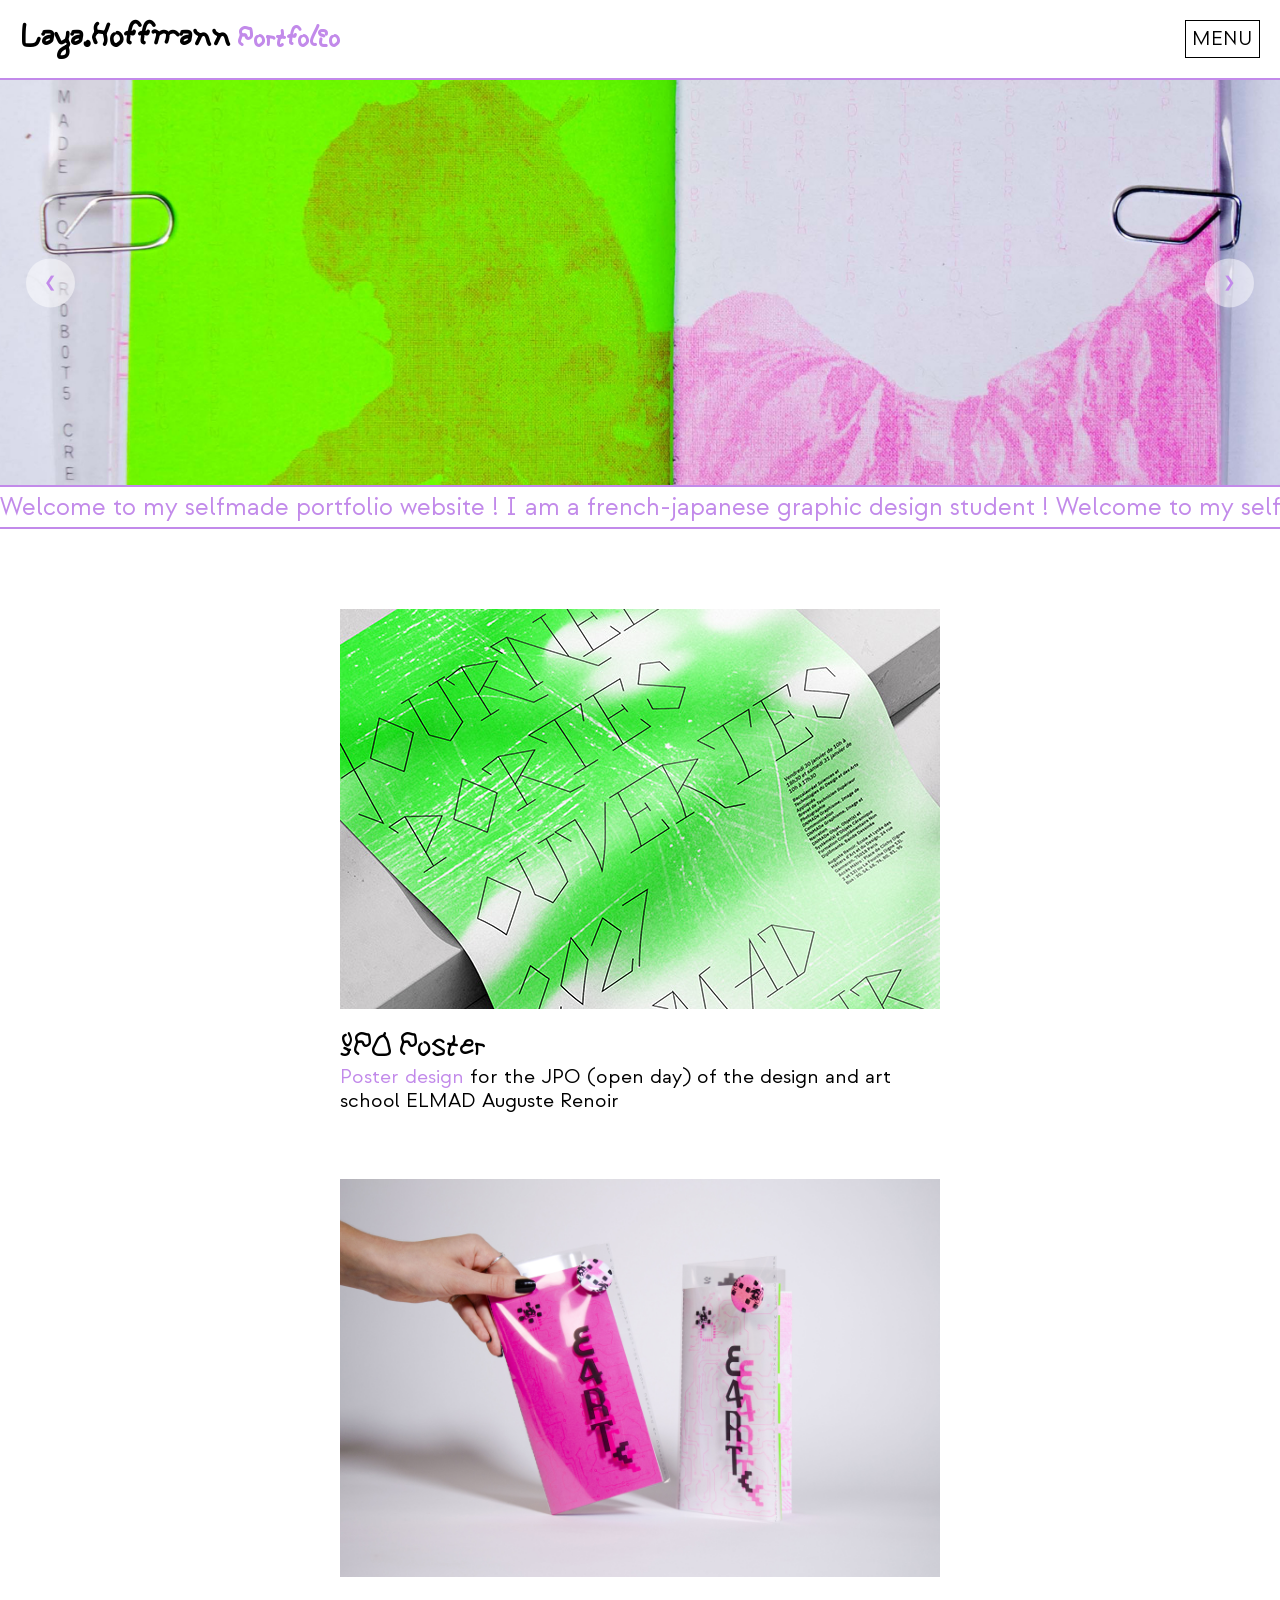
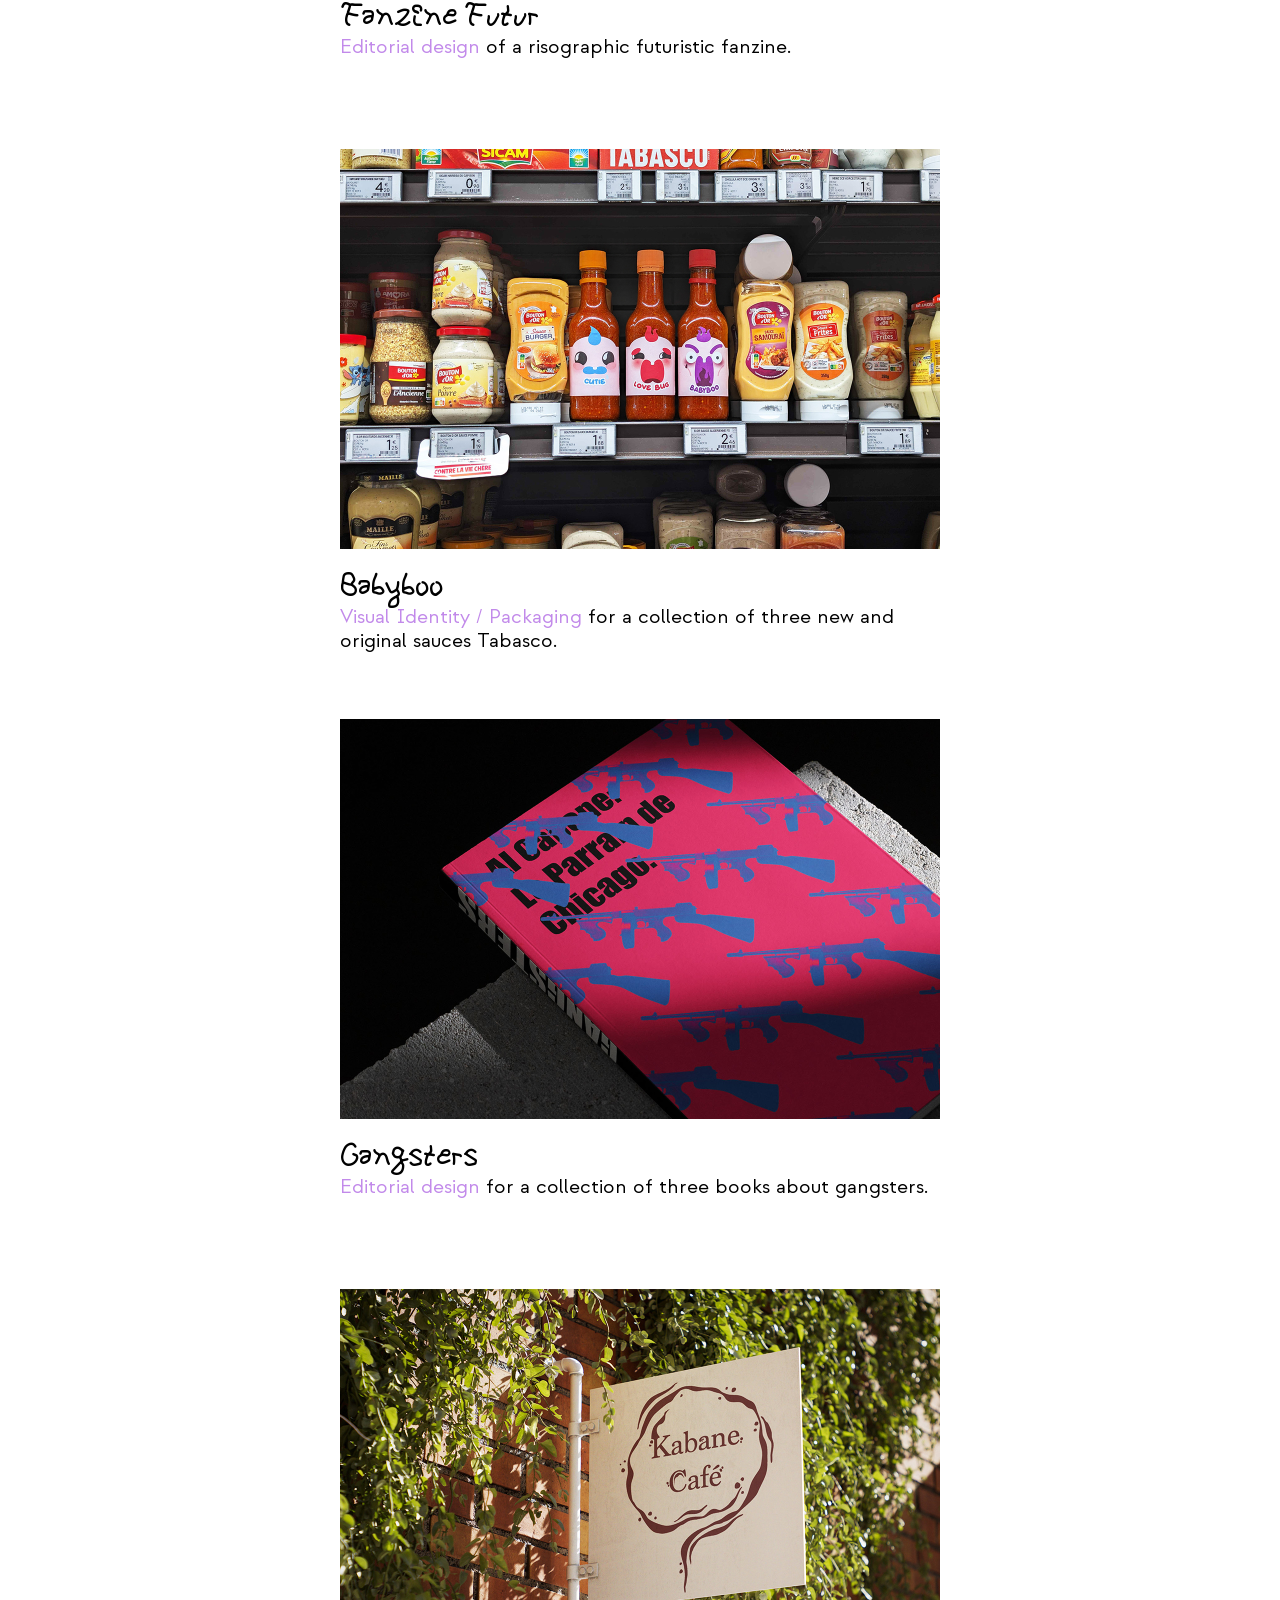
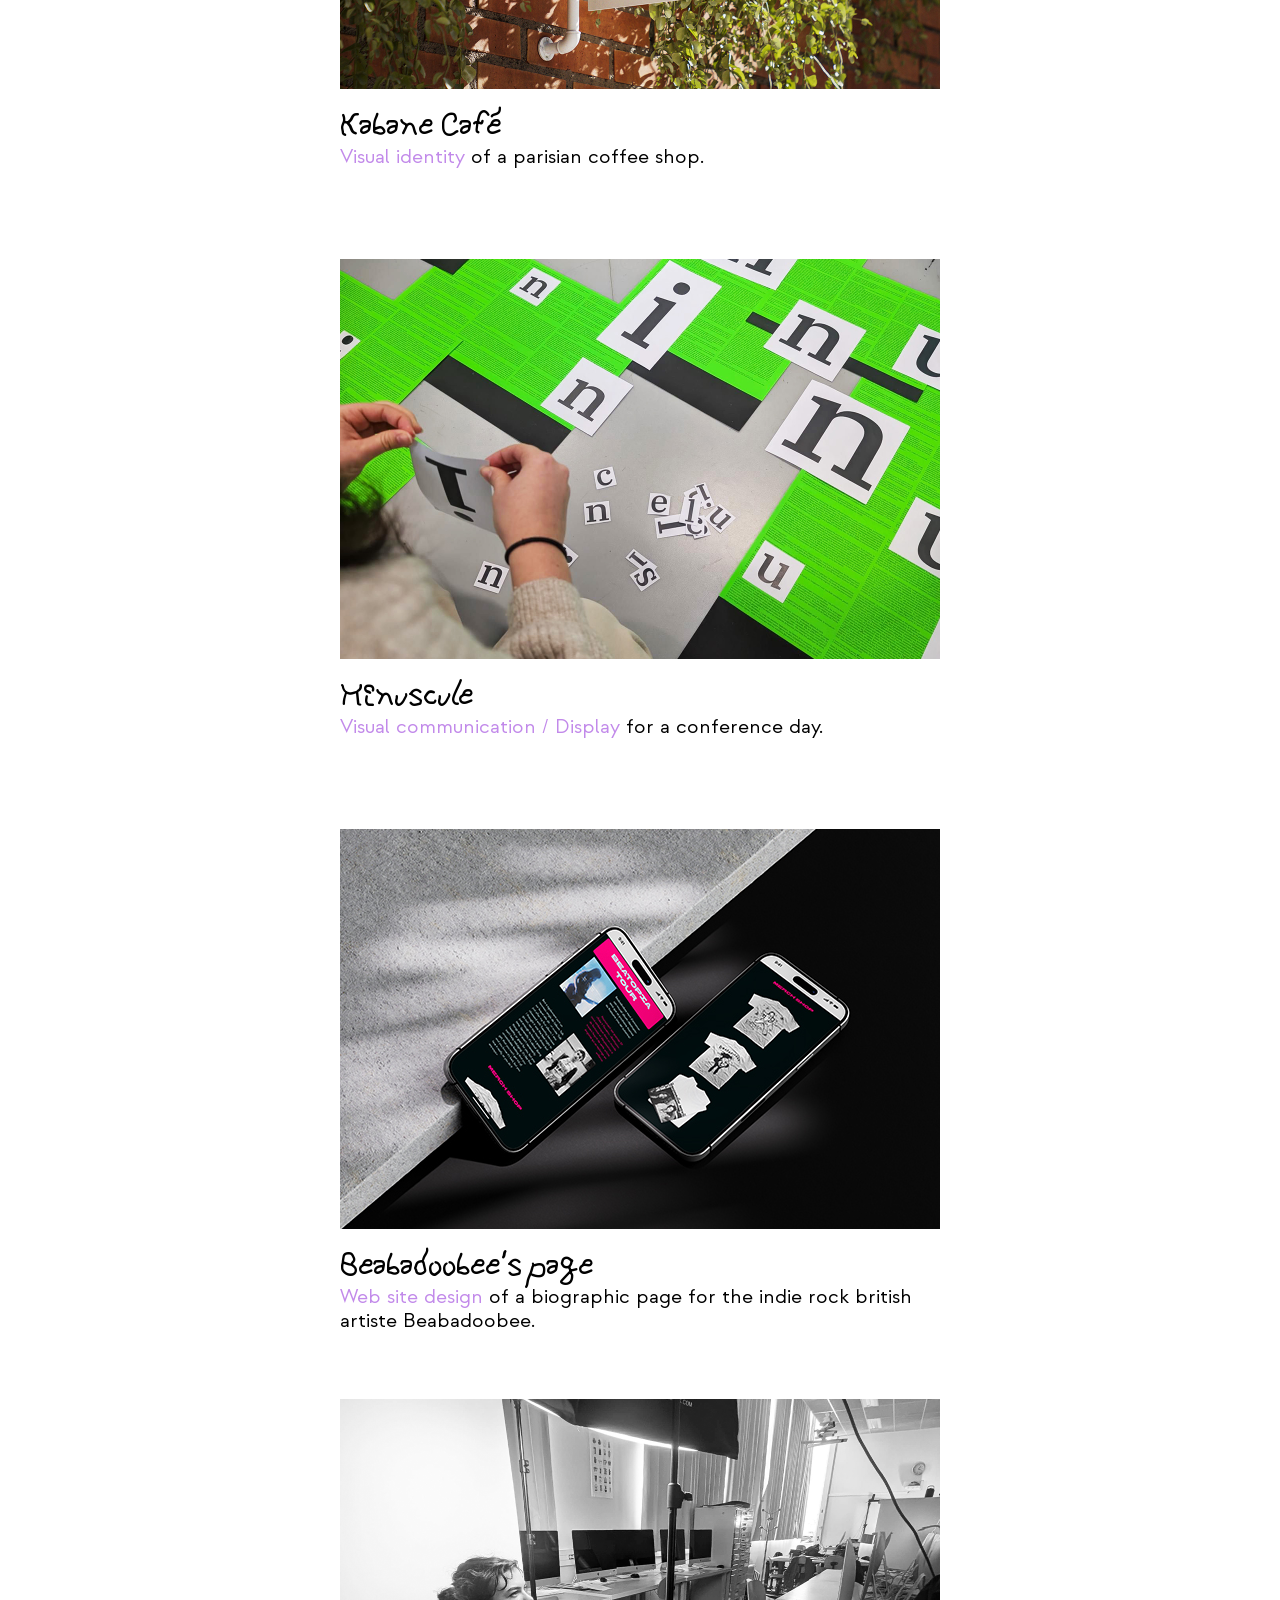
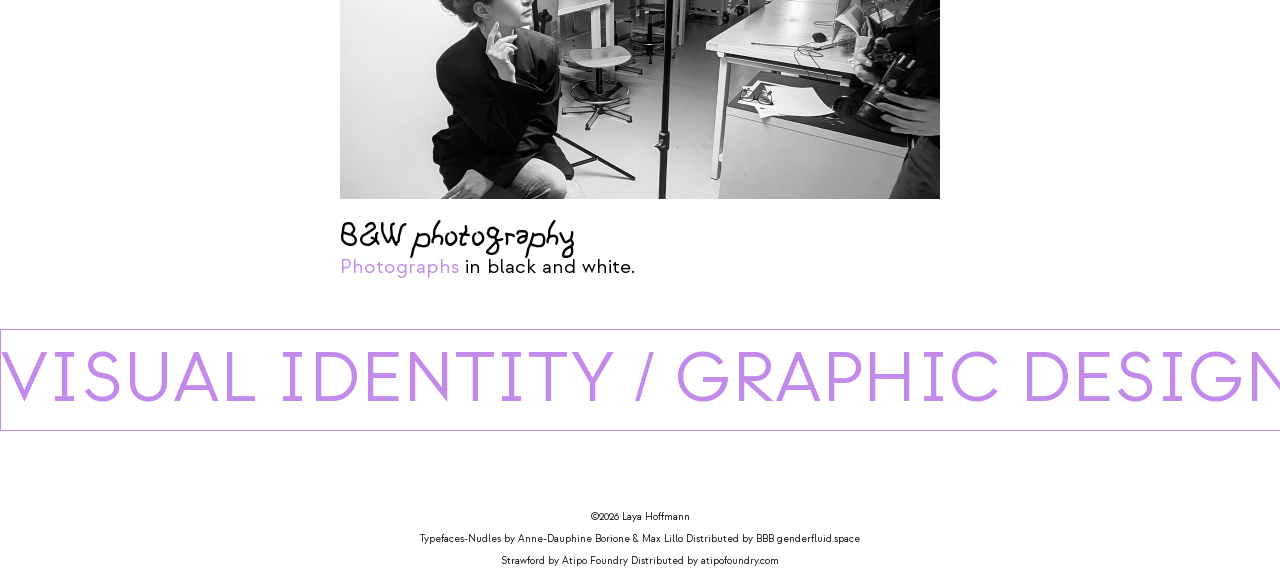
<file: index.html>
<!DOCTYPE html>
<html lang="en">
<head>
    <meta charset="UTF-8">
    <meta name="viewport" content="width=device-width, initial-scale=1.0">
    <title>Laya Hoffmann Portfolio</title>
    <link rel="stylesheet" href="style.css">
    <link rel="shortcut icon" href="img/icon-site.svg" type="image/x-icon">
</head>
<body>

    <header>
        <h1>Laya.H<span class="cadegage">offmann</span> <span class="taille">Portfolio</span></h1>
        <a href="MENU.html" class="button">MENU</a>
    </header>

    <main>
        <section class="carousel" aria-roledescription="carrousel" aria-label="À la une">

            <div class="track">
                <article class="slide" aria-label="1 sur 6">
                <div class="slide-text">
                    
                </div>
                </article>

                <article class="slide" aria-label="2 sur 6">
                <div class="slide-text">
                    
            
                </div>
                </article>

                <article class="slide" aria-label="3 sur 6">
                <div class="slide-text">
                    
                </div>
                </article>

                <article class="slide" aria-label="4 sur 6">
                <div class="slide-text">
                    
                </div>
                </article>

                <article class="slide" aria-label="5 sur 6">
                <div class="slide-text">
                    
                </div>
                </article>

                <article class="slide" aria-label="6 sur 6">
                <div class="slide-text">
    
                </div>
                </article>
            </div>

            <button class="arrow prev" aria-label="Diapositive précédente">&#10094;</button>
            <button class="arrow next" aria-label="Diapositive suivante">&#10095;</button>

            <div class="dots"></div>
        </section>

        <div class="scrolling-text-container">
            <div class="scrolling-text">
            Welcome to my selfmade portfolio website ! I am a french-japanese graphic design student ! Welcome to my selfmade portfolio website ! I am a french-japanese graphic design student ! Welcome to my selfmade portfolio website ! I am a french-japanese graphic design student !   
            </div>
        </div>

        <div class="grid">

        <a class="item-grid"  href="jpo.html">
            <img class="fx" src="img/support.svg" alt="visual">
            <img src="img/jpo/jpo4.jpg" width="300" height="200" alt="affiche jpo">
            <p class="sous-titre">JPO Poster</p>
            <p><span>Poster design</span> for the JPO (open day) of the design and art school ELMAD Auguste Renoir</p>
        </a>

        <a class="item-grid"  href="fanzine-futur.html">
            <img class="fx" src="img/support.svg" alt="visual">
            <img src="img/fanzine-futur/fanzinefutur1.jpg" width="300" height="200" alt="fanzine futur">
            <p class="sous-titre">Fanzine Futur</p>
            <p><span>Editorial design</span> of a risographic futuristic fanzine.</p>
        </a>

        <a class="item-grid"  href="babyboo.html">
            <img class="fx" src="img/support.svg" alt="visual">
            <img src="img/babyboo/babyboo.jpg" width="300" height="200" alt="sauces piquantes">
            <p class="sous-titre">Babyboo</p>
            <p><span>Visual Identity / Packaging</span> for a collection of three new and original sauces Tabasco.</p>
        </a>

        <a class="item-grid"  href="gangster.html">
            <img class="fx" src="img/support.svg" alt="visual">
            <img src="img/gangsters/gangsters1.jpg" width="300" height="200" alt="livre gangster">
            <p class="sous-titre">Gangsters</p>
            <p><span>Editorial design</span> for a collection of three books about gangsters.</p>
        </a>

        <a class="item-grid"  href="kabanecafe.html">
            <img class="fx" src="img/support.svg" alt="visual">
            <img src="img/kabane-cafe/kabanecafe1.jpg" width="300" height="200" alt="kabanecafe">
            <p class="sous-titre">Kabane Café</p>
            <p><span>Visual identity</span> of a parisian coffee shop.</p>
        </a>

        <a class="item-grid"  href="minuscule.html">
            <img class="fx" src="img/support.svg" alt="visual">
            <img src="img/minuscule/minuscule1.jpg" width="300" height="200" alt="affiche minuscule">
            <p class="sous-titre">Minuscule</p>
            <p><span>Visual communication / Display</span> for a conference day.</p>
        </a>

        <a class="item-grid"  href="bea.html">
            <img class="fx" src="img/support.svg" alt="visual">
            <img src="img/bea/bea1.jpg" width="300" height="200" alt="phone web page">
            <p class="sous-titre">Beabadoobee's page</p>
            <p><span>Web site design</span> of a biographic page for the indie rock british artiste Beabadoobee.</p>
        </a>

        <a class="item-grid"  href="photo.html">
            <img class="fx" src="img/support.svg" alt="visual">
            <img src="img/photo/photo3.jpg" width="300" height="200" alt="photo">
            <p class="sous-titre">B&W photography</p>
            <p><span>Photographs</span> in black and white.</p>
        </a>

        </div>

        <div class="scrolling-text-container-big">
            <div class="scrolling-text-big">
            VISUAL IDENTITY / GRAPHIC DESIGN / COMMUNICATION / ILLUSTRATION / TYPOGRAPHY / BRANDING / WEB DESIGN / DIGITAL MEDIA / CREATIVE DIRECTION / PHOTOGRAPHY / EDITORIAL DESIGN /
            </div>
        </div>

     </main>

    <footer class="footer">
        <div>
        <p class="margin">©2026 Laya Hoffmann</p>
        <p class="margin">Typefaces-Nudles by Anne-Dauphine Borione & Max Lillo Distributed by BBB genderfluid.space</p>
        <p class="margin">Strawford by Atipo Foundry Distributed by atipofoundry.com</p>
        </div>
    </footer>

     <script src="carousel.js"></script>
</body>

</html>
</file>
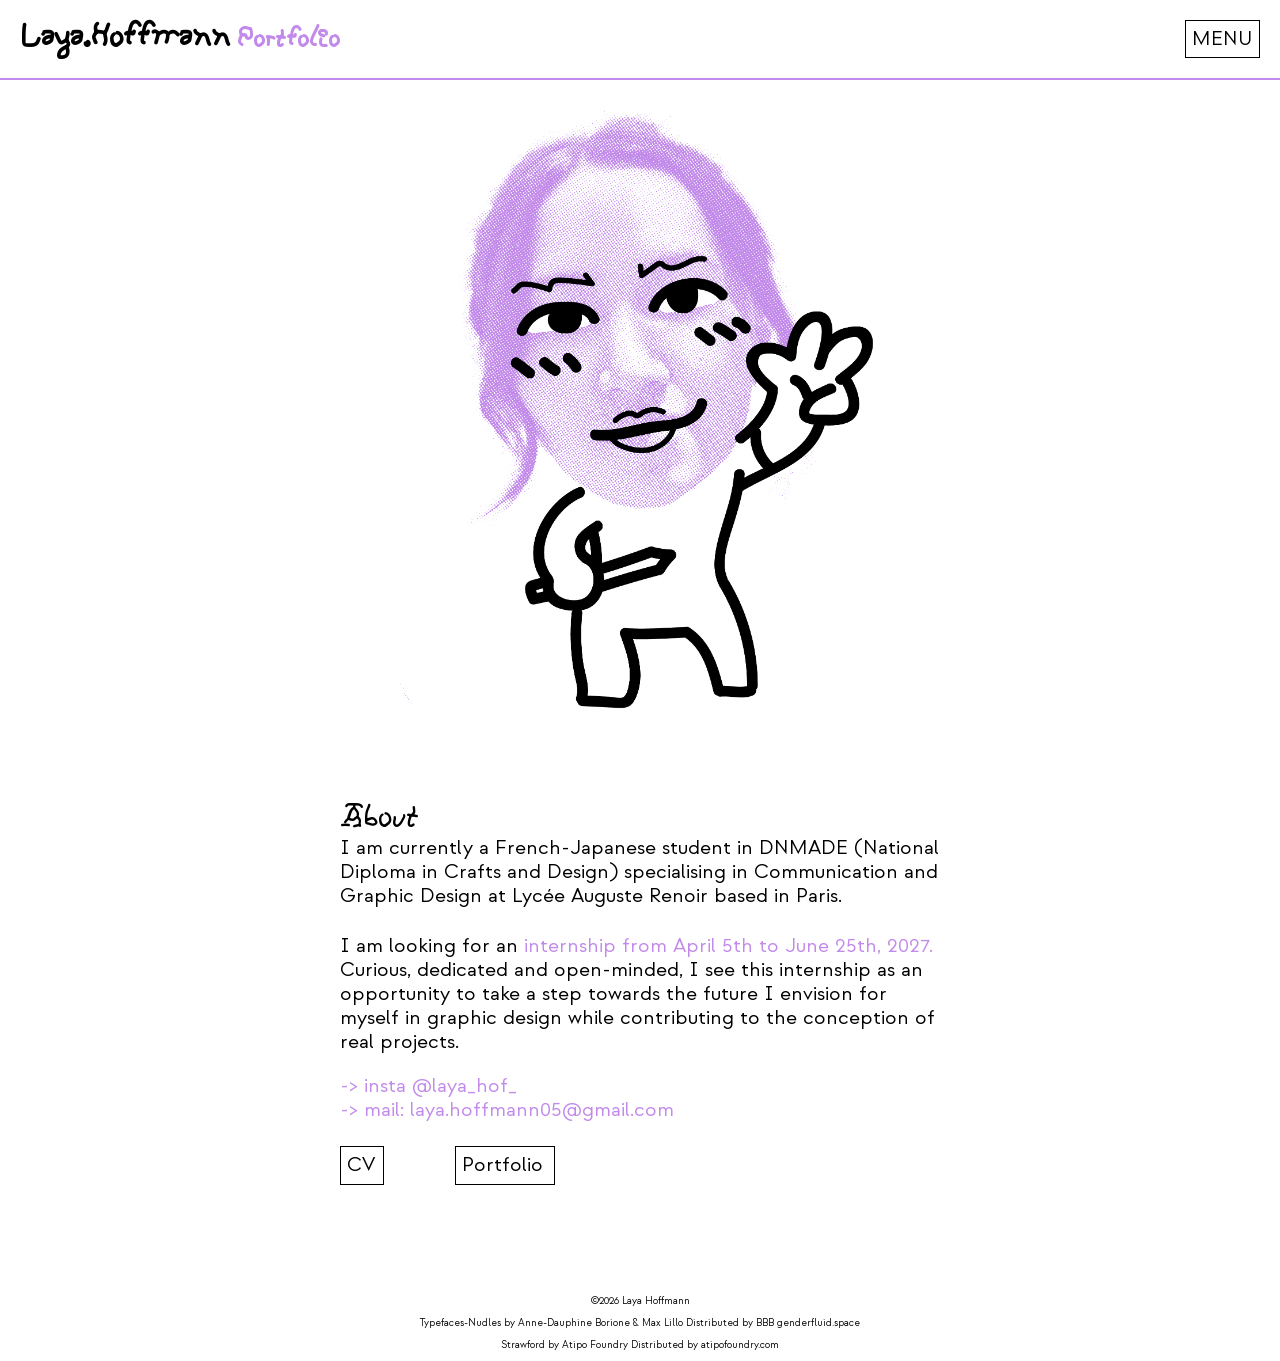
<file: about.html>
<!DOCTYPE html>
<html lang="en">
<head>
    <meta charset="UTF-8">
    <meta name="viewport" content="width=device-width, initial-scale=1.0">
    <title>Laya Hoffmann Portfolio</title>
    <link rel="stylesheet" href="style.css">
    <link rel="shortcut icon" href="img/icon-site.svg" type="image/x-icon">
</head>
<body>

    <header>
        <h1>Laya.H<span class="cadegage">offmann</span> <span class="taille">Portfolio</span></h1>
        <a href="MENU.html" class="button">MENU</a>
    </header>
    
    <div class="grid">
            <img src="img/moi.jpg" alt="avatar">
            <div>
            <p class="sous-titre">About</p>
            <p>
            I am currently a French-Japanese student in DNMADE (National Diploma in Crafts and Design) 
            specialising in Communication and Graphic Design at Lycée Auguste 
            Renoir based in Paris.    
            </p>
            <p>
            I am looking for an <span>internship from April 5th to June 25th, 2027.</span> 
            Curious, dedicated and open-minded, I see this internship as an opportunity to take a step towards the future I envision for myself in graphic design
            while contributing to the conception of real projects.     
            </p>
            <a class="violet" href="https://www.instagram.com/laya_hof_/">-> insta @laya_hof_</a>
                <br>
            <a class="violet" href="mailto:laya.hoffmann05@gmail.com">-> mail: laya.hoffmann05@gmail.com</a>
            <br>
            <br>
            <div class="gridbutton">
            <a href="files/CV_Hoffmann-Laya.pdf" class="button3">CV</a>
            <a href="files/Portfolio_Hoffmann-Laya.pdf" class="button">Portfolio</a>
            </div>
            </div>
        </div>

    <footer class="footer">
        <div>
        <p class="margin">©2026 Laya Hoffmann</p>
        <p class="margin">Typefaces-Nudles by Anne-Dauphine Borione & Max Lillo Distributed by BBB genderfluid.space</p>
        <p class="margin">Strawford by Atipo Foundry Distributed by atipofoundry.com</p>
        </div>
    </footer>

</body>
</file>
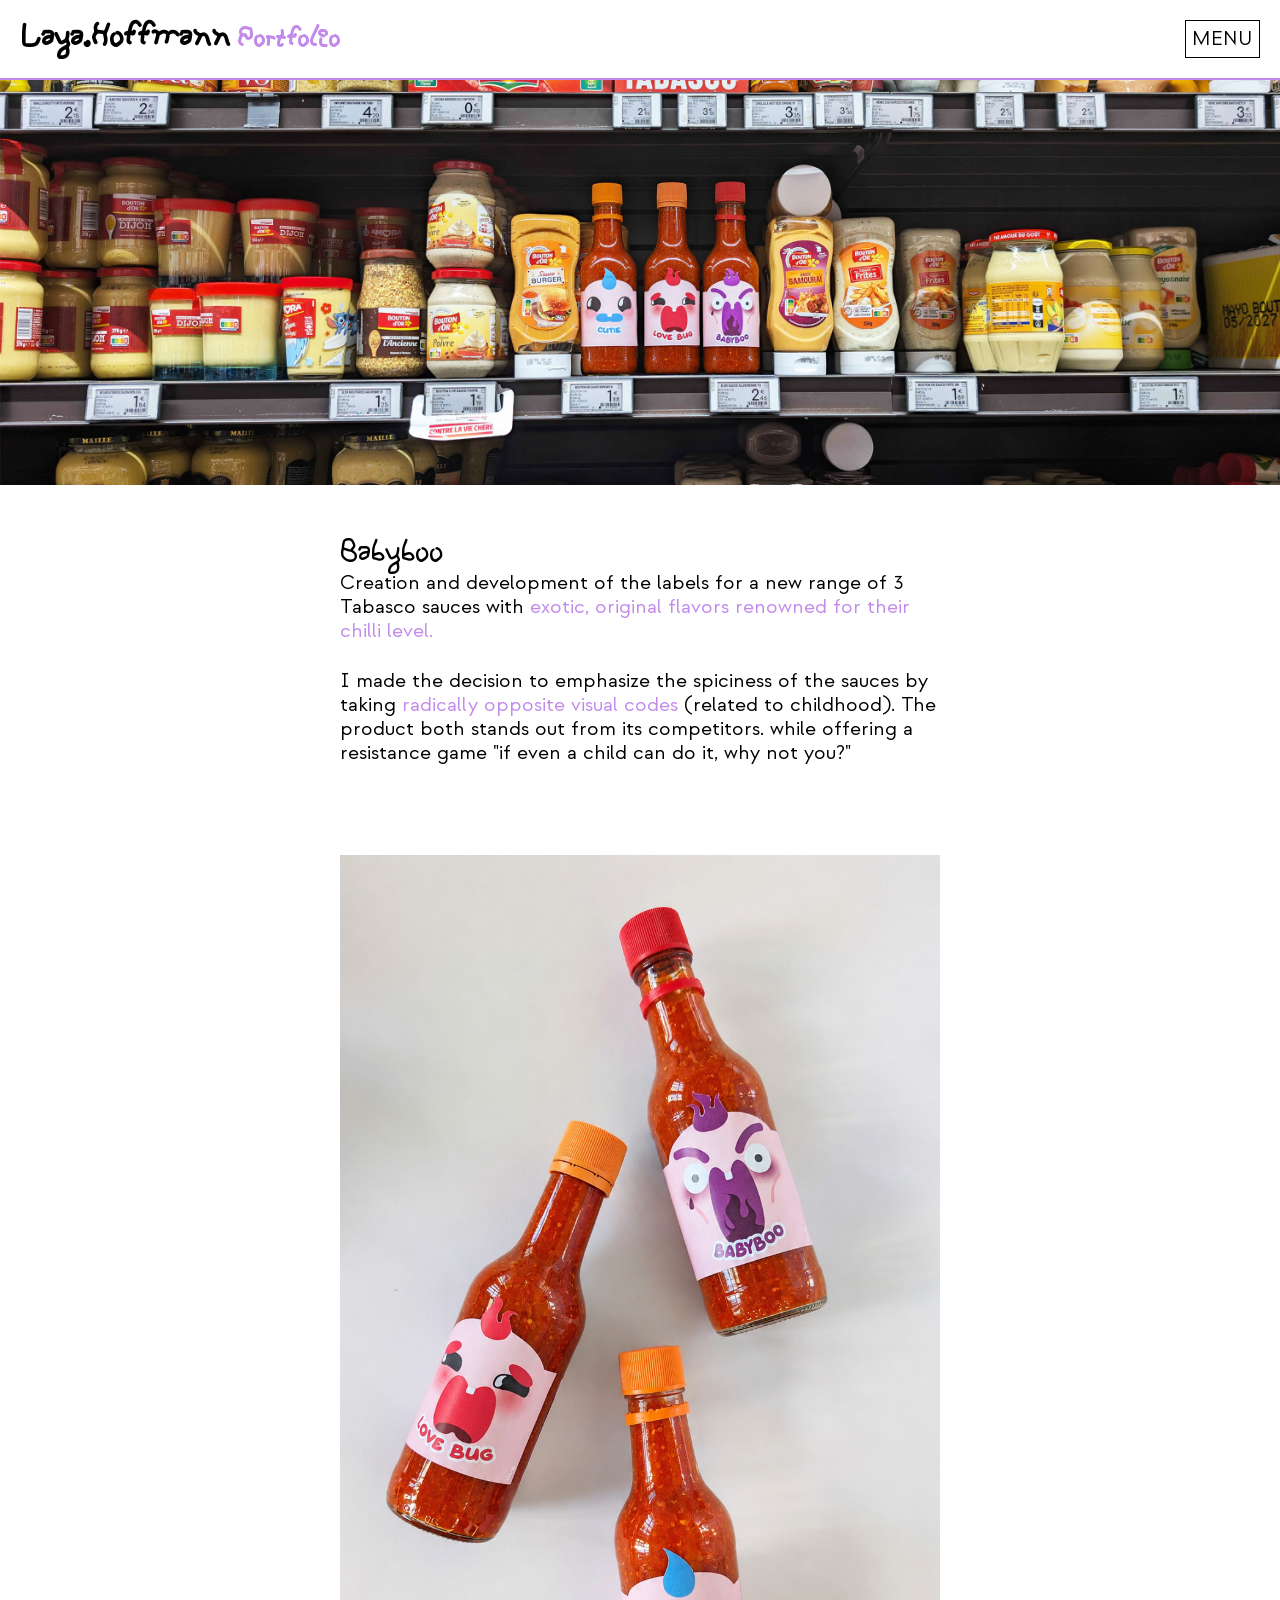
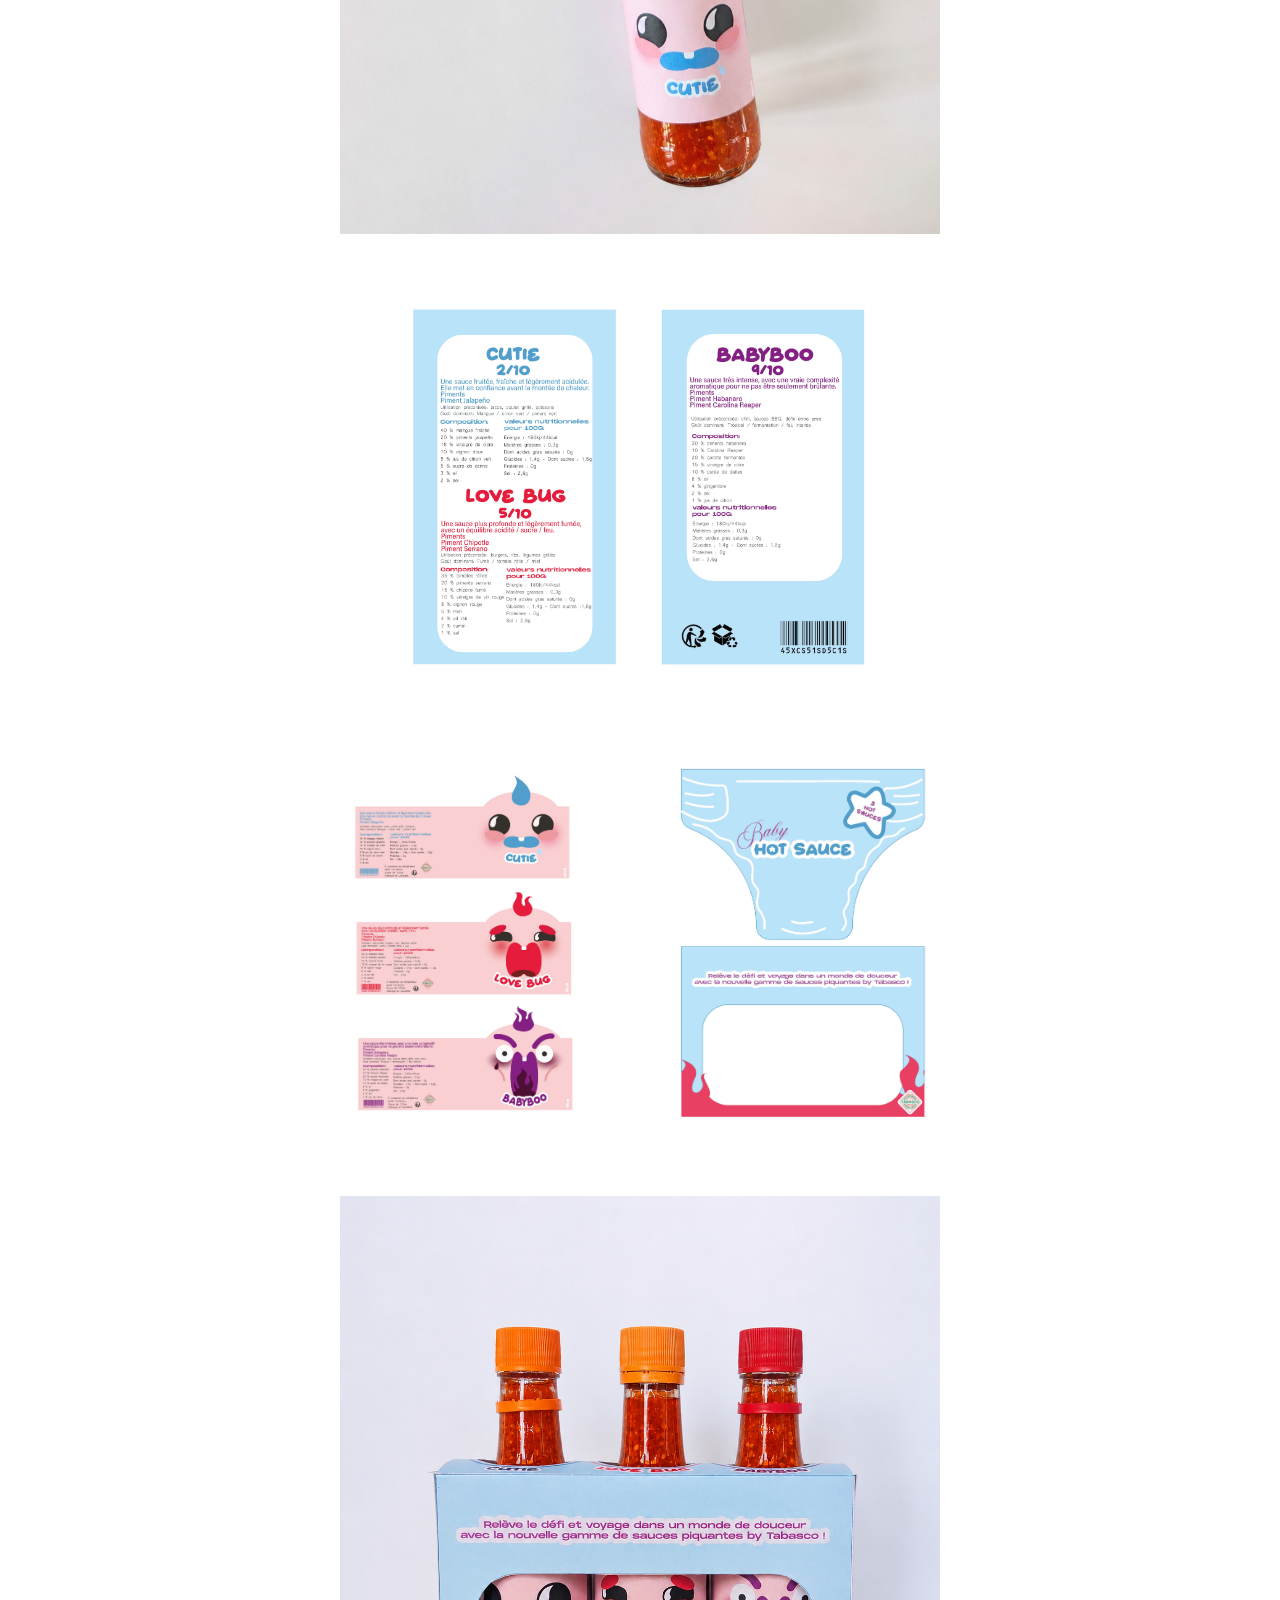
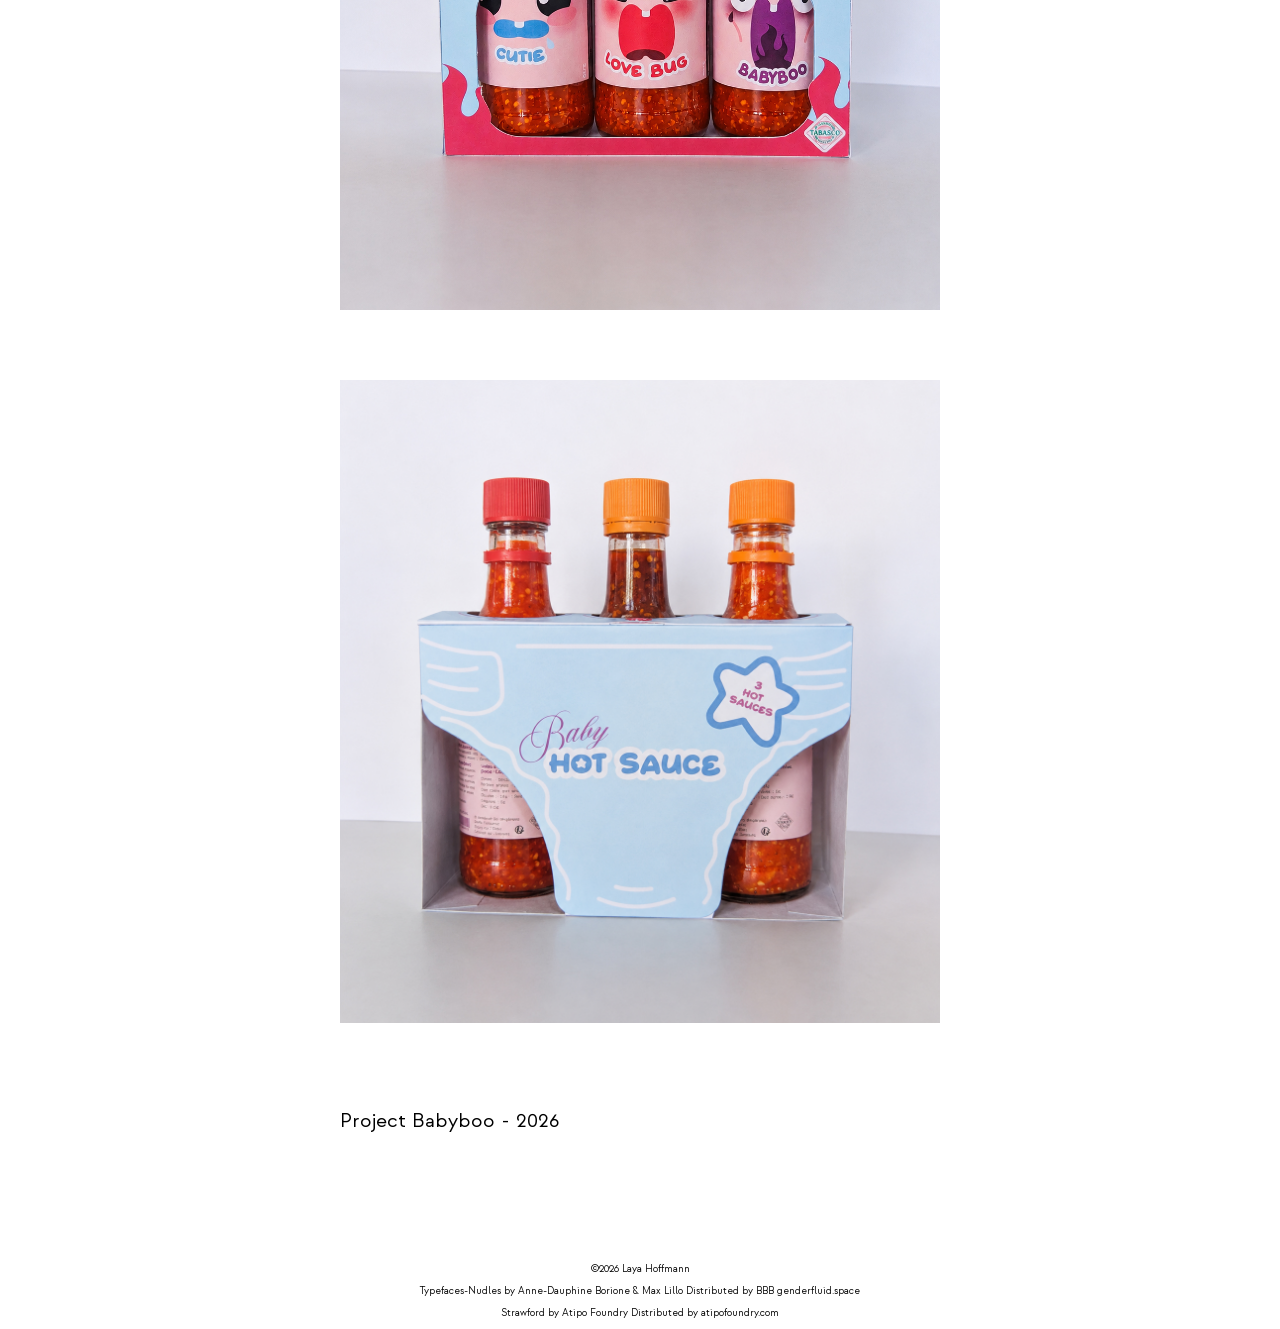
<file: babyboo.html>
<!DOCTYPE html>
<html lang="en">
<head>
    <meta charset="UTF-8">
    <meta name="viewport" content="width=device-width, initial-scale=1.0">
    <title>Babyboo</title>
    <link rel="stylesheet" href="style.css">
    <link rel="shortcut icon" href="img/icon-site.svg" type="image/x-icon">
</head>

<body>
     <header>
        <h1>Laya.H<span class="cadegage">offmann</span> <span class="taille">Portfolio</span></h1>
        <a href="MENU.html" class="button">MENU</a>
    </header>
    <main>
        <div class="bandeau"> 
        <img src="img/babyboo/babyboo-bandeau.jpg" alt="sauces dans un rayon">
        </div>

        <div class="grid">
            <div>
            <p class="sous-titre">Babyboo</p>
            <p>
            Creation and development of the labels for a new range of 3 Tabasco 
            sauces with <span>exotic, original flavors renowned for their chilli level.</span>
            </p>
            <p> 
            I made the decision to emphasize the spiciness of the sauces by taking
            <span>radically opposite visual codes</span> (related to childhood).
            The product both stands out from its competitors.
            while offering a resistance game "if
            even a child can do it, why not you?"    
            </p>
            </div>
            <img src="img/babyboo/babyboo2.jpg" alt="sauces piquantes">
        </div>

        <div class="grid">
            <img src="img/babyboo/babyboo6.jpg" alt="illustrator">
            <img src="img/babyboo/babyboo5.jpg" alt="illustrator">
        </div>

        <div class="grid">
            <img src="img/babyboo/babyboo3.jpg" alt="sauces">
            <img src="img/babyboo/babyboo4.jpg" alt="sauces">
        </div>

        <div class="grid">
            <p>Project Babyboo - 2026</p>
        </div>


    </main>
    <footer class="footer">
        <div>
        <p class="margin">©2026 Laya Hoffmann</p>
        <p class="margin">Typefaces-Nudles by Anne-Dauphine Borione & Max Lillo Distributed by BBB genderfluid.space</p>
        <p class="margin">Strawford by Atipo Foundry Distributed by atipofoundry.com</p>
        </div>
    </footer>
</body>
</file>
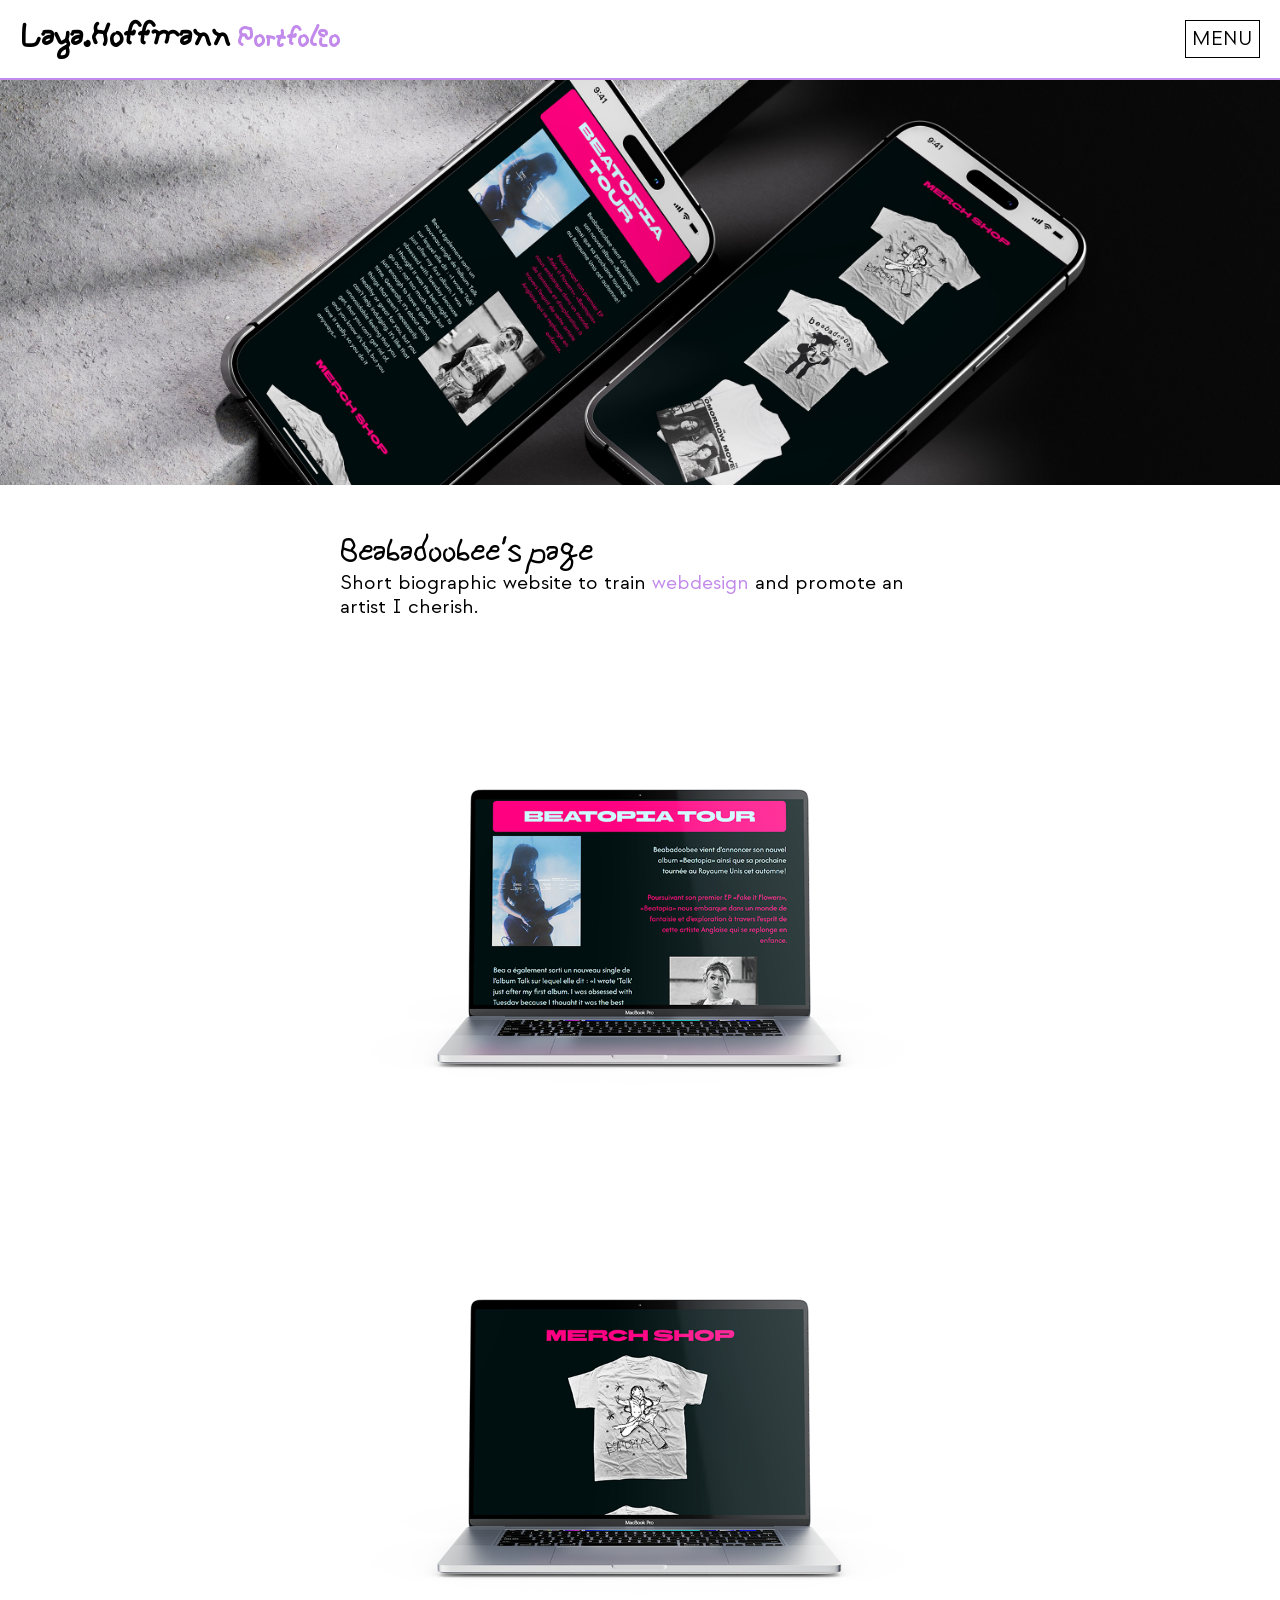
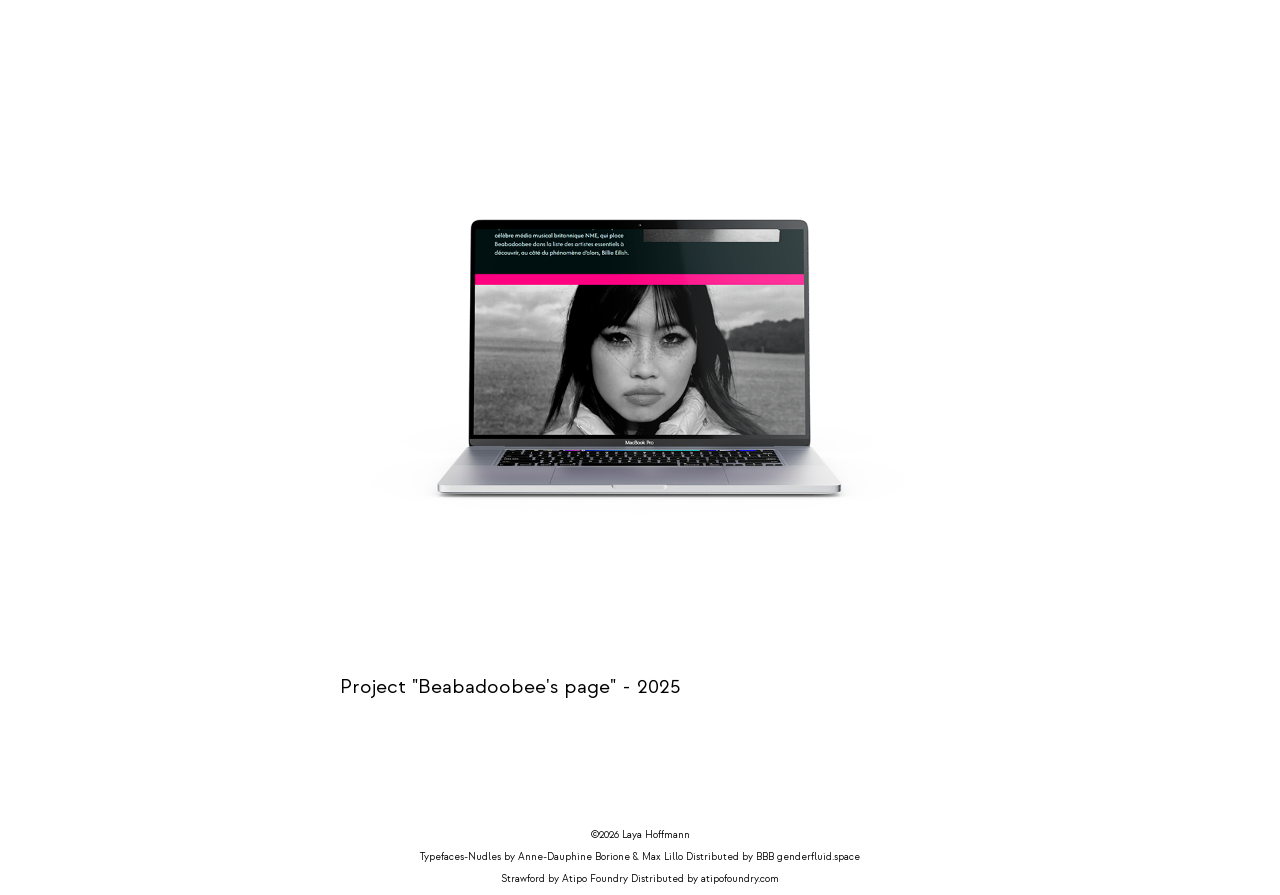
<file: bea.html>
<!DOCTYPE html>
<html lang="en">
<head>
    <meta charset="UTF-8">
    <meta name="viewport" content="width=device-width, initial-scale=1.0">
    <title>Beabadoobee's page</title>
    <link rel="stylesheet" href="style.css">
    <link rel="shortcut icon" href="img/icon-site.svg" type="image/x-icon">
</head>

<body>
     <header>
        <h1>Laya.H<span class="cadegage">offmann</span> <span class="taille">Portfolio</span></h1>
        <a href="MENU.html" class="button">MENU</a>
    </header>
    <main>
        <div class="bandeau"> 
        <img src="img/bea/bea2.jpg" alt="livre gangster">
        </div>

        <div class="grid">
            <div>
            <p class="sous-titre">Beabadoobee's page</p>
            <p>
            Short biographic website to train <span>webdesign</span> and promote an artist I cherish.  
            </p>
            </div>
            <img src="img/bea/bea3.png" alt="page web bea">
        </div>
        <div class="grid">
            <img src="img/bea/bea4.png" alt="page web bea">
            <img src="img/bea/bea5.png" alt="">
        </div>

        <div class="grid">
            <p>Project "Beabadoobee's page" - 2025</p>
        </div>


    </main>
    <footer class="footer">
        <div>
        <p class="margin">©2026 Laya Hoffmann</p>
        <p class="margin">Typefaces-Nudles by Anne-Dauphine Borione & Max Lillo Distributed by BBB genderfluid.space</p>
        <p class="margin">Strawford by Atipo Foundry Distributed by atipofoundry.com</p>
        </div>
    </footer>
</body>
</file>
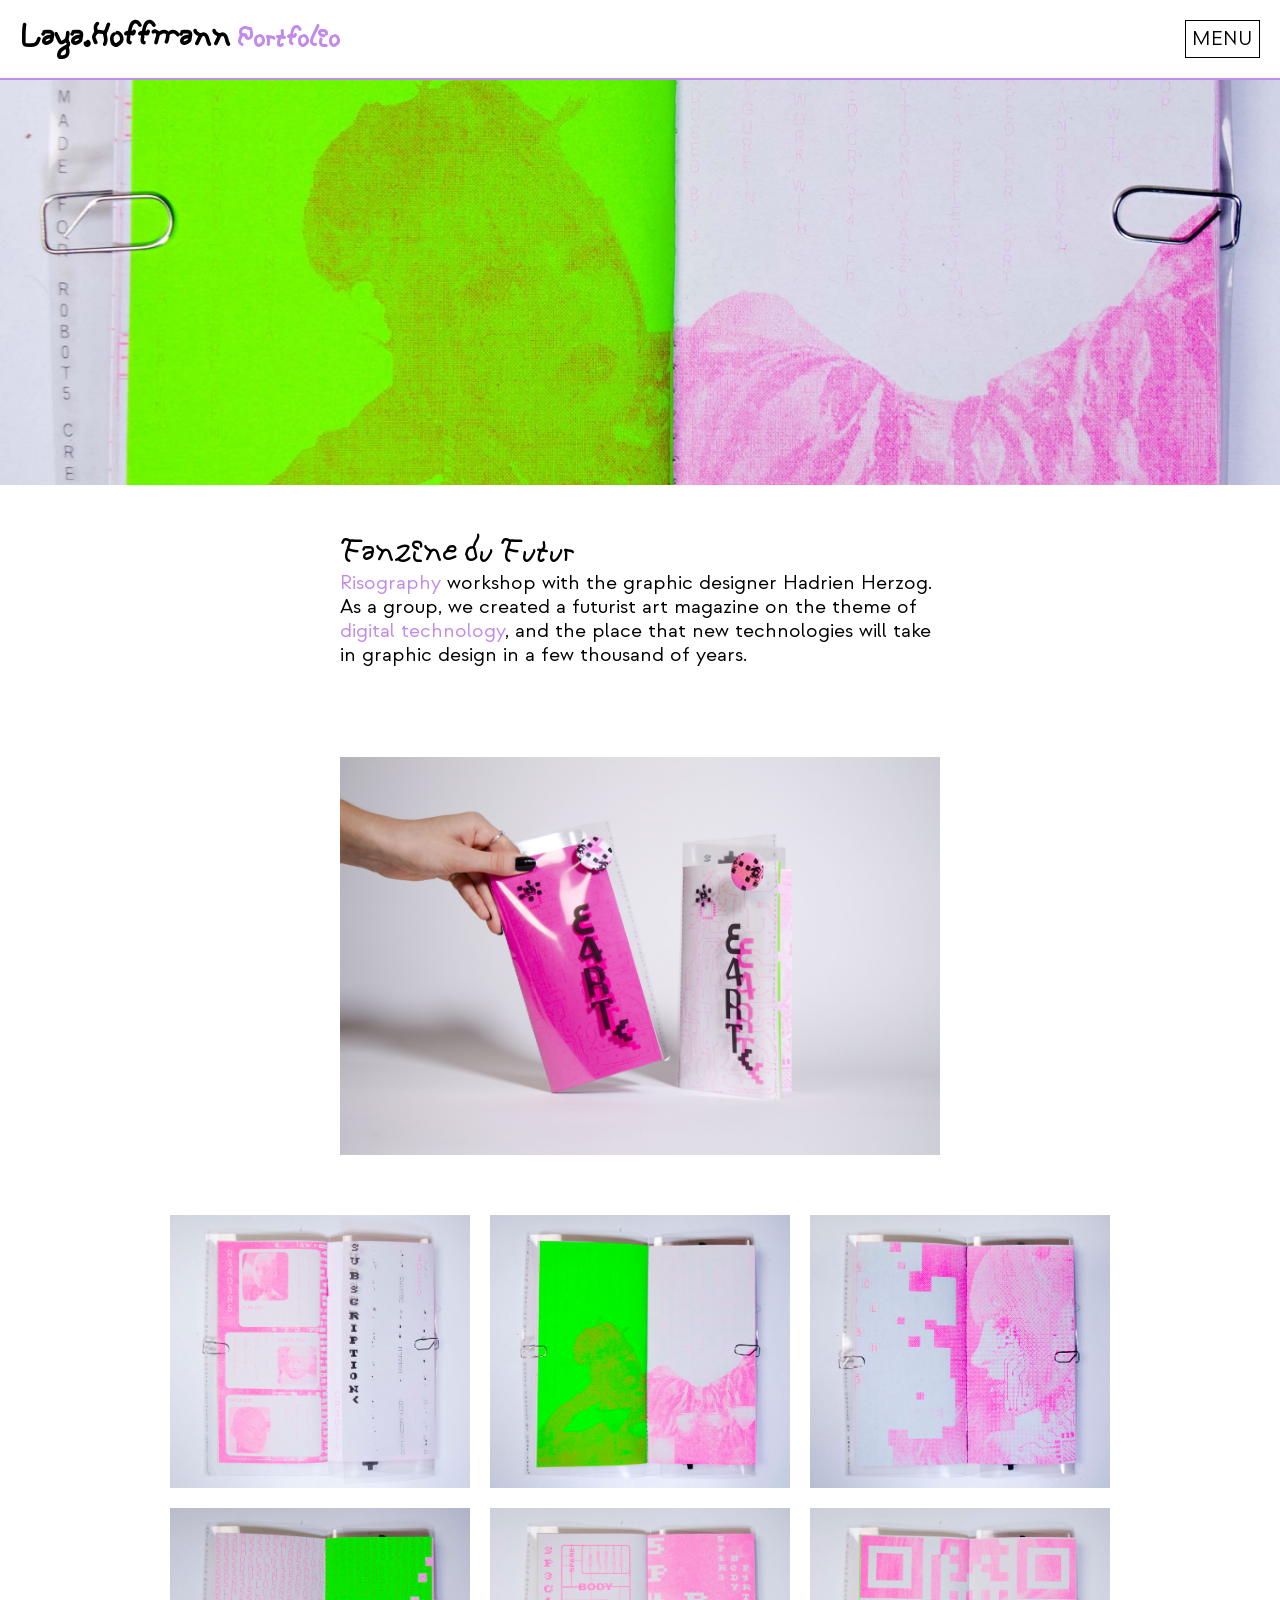
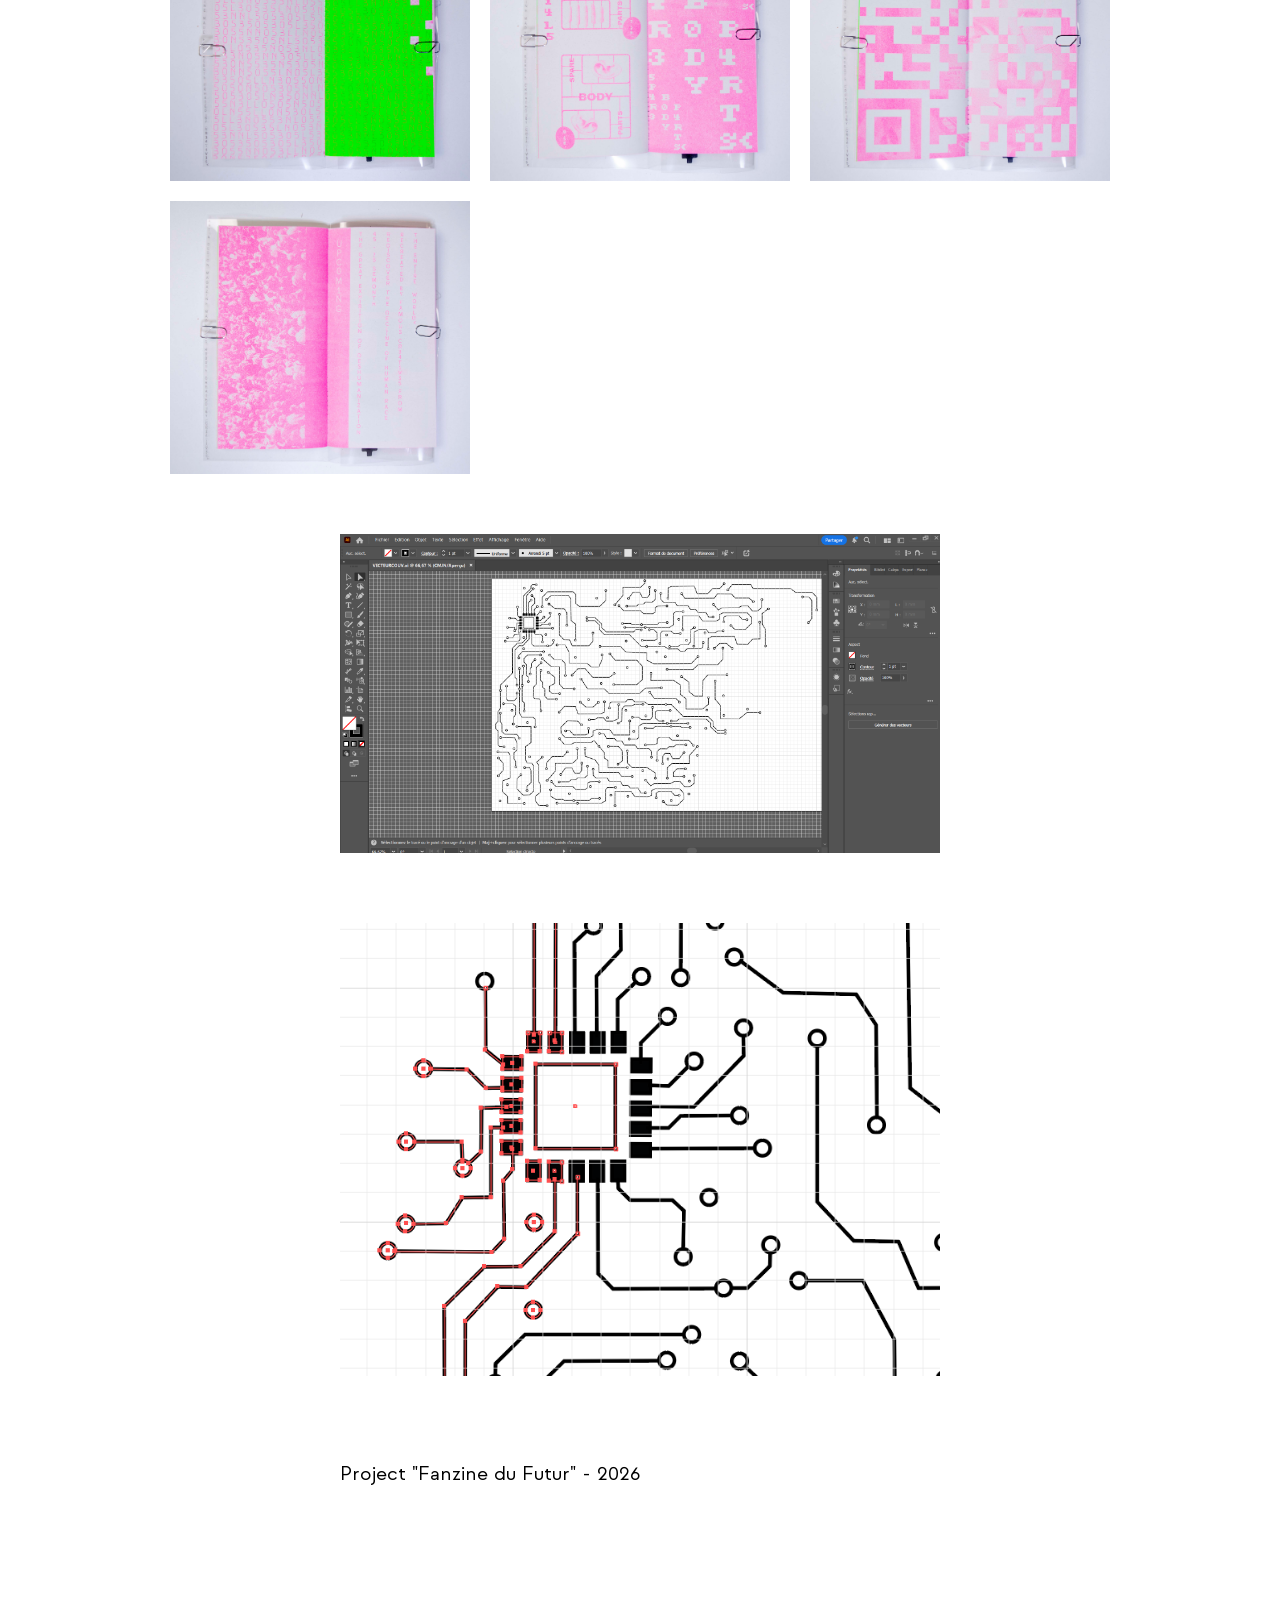
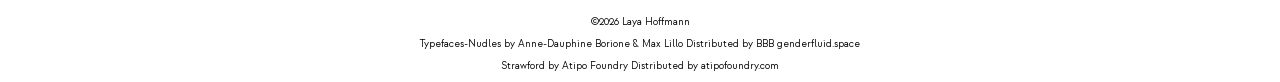
<file: fanzine-futur.html>
<!DOCTYPE html>
<html lang="en">
<head>
    <meta charset="UTF-8">
    <meta name="viewport" content="width=device-width, initial-scale=1.0">
    <title>Fanzine du futur</title>
    <link rel="stylesheet" href="style.css">
    <link rel="shortcut icon" href="img/icon-site.svg" type="image/x-icon">
</head>

<body>
     <header>
        <h1>Laya.H<span class="cadegage">offmann</span> <span class="taille">Portfolio</span></h1>
        <a href="MENU.html" class="button">MENU</a>
    </header>
    <main>
        <div class="bandeau"> 
        <img src="img/fanzine-futur/fanzine-bandeau.jpg" alt="page riso">
        </div>

        <div class="grid">
            <div>
            <p class="sous-titre">Fanzine du Futur</p>
            <p>
            <span>Risography</span>  workshop with the graphic designer Hadrien Herzog.
            As a group, we created a futurist art magazine on the theme of <span>digital technology</span>, and the
            place that new technologies will take in graphic design in a few thousand
            of years.    
            </p>
            </div>
            <img src="img/fanzine-futur/fanzinefutur1.jpg" alt="fanzine futur">
        </div>
        <div class="grid-projet">
            <img src="img/fanzine-futur/fanzinefutur2.JPG" alt="fanzine futur page">
            <img src="img/fanzine-futur/fanzinefutur3.JPG" alt="fanzine futur page">
            <img src="img/fanzine-futur/fanzinefutur4.JPG" alt="fanzine futur page">
            <img src="img/fanzine-futur/fanzinefutur5.JPG" alt="fanzine futur page">
            <img src="img/fanzine-futur/fanzinefutur6.JPG" alt="fanzine futur page">
            <img src="img/fanzine-futur/fanzinefutur7.JPG" alt="fanzine futur page">
            <img src="img/fanzine-futur/fanzinefutur8.JPG" alt="fanzine futur page">
        </div>

        <div class="grid">
            <img src="img/fanzine-futur/fanzinefutur9.png" alt="illustrator">
            <img src="img/fanzine-futur/fanzinefutur10.png" alt="zoom">
        </div>

        <div class="grid">
            <p>Project "Fanzine du Futur" - 2026</p>
        </div>


    </main>
    <footer class="footer">
        <div>
        <p class="margin">©2026 Laya Hoffmann</p>
        <p class="margin">Typefaces-Nudles by Anne-Dauphine Borione & Max Lillo Distributed by BBB genderfluid.space</p>
        <p class="margin">Strawford by Atipo Foundry Distributed by atipofoundry.com</p>
        </div>
    </footer>
</body>
</file>
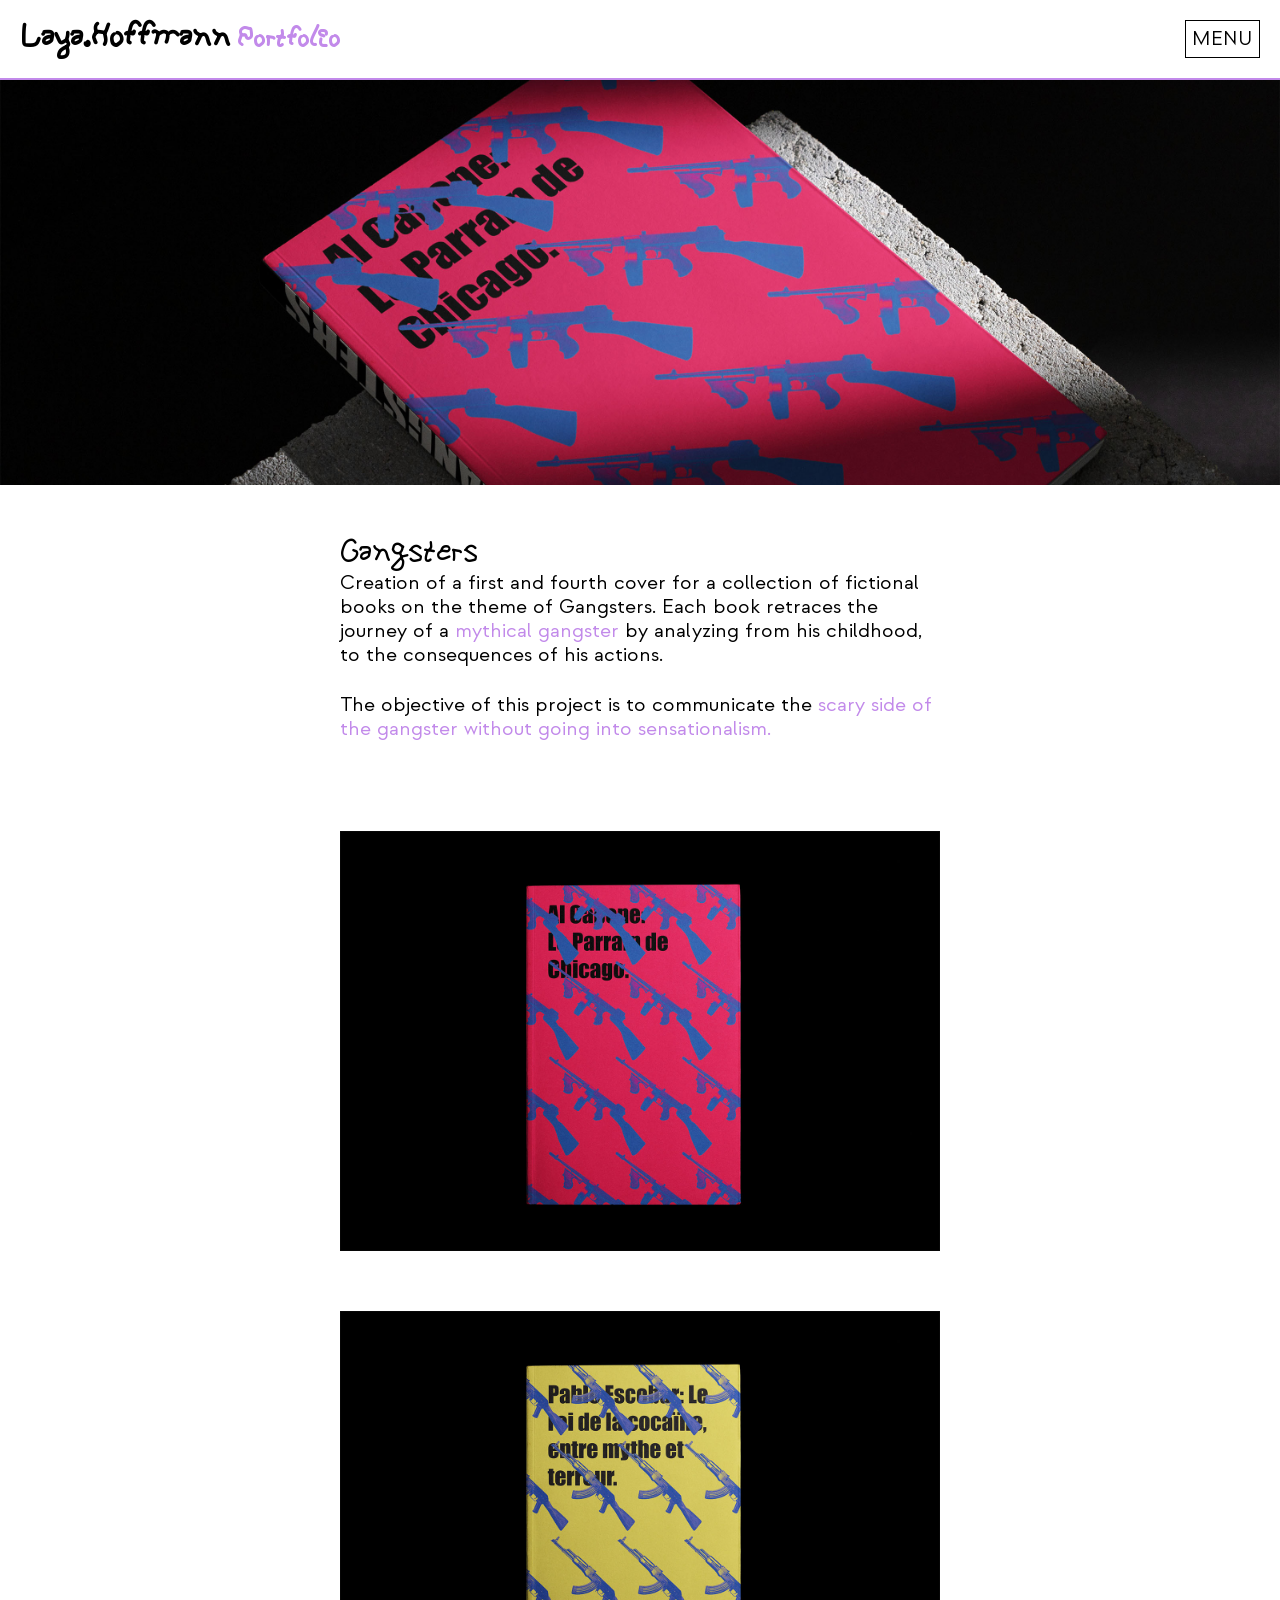
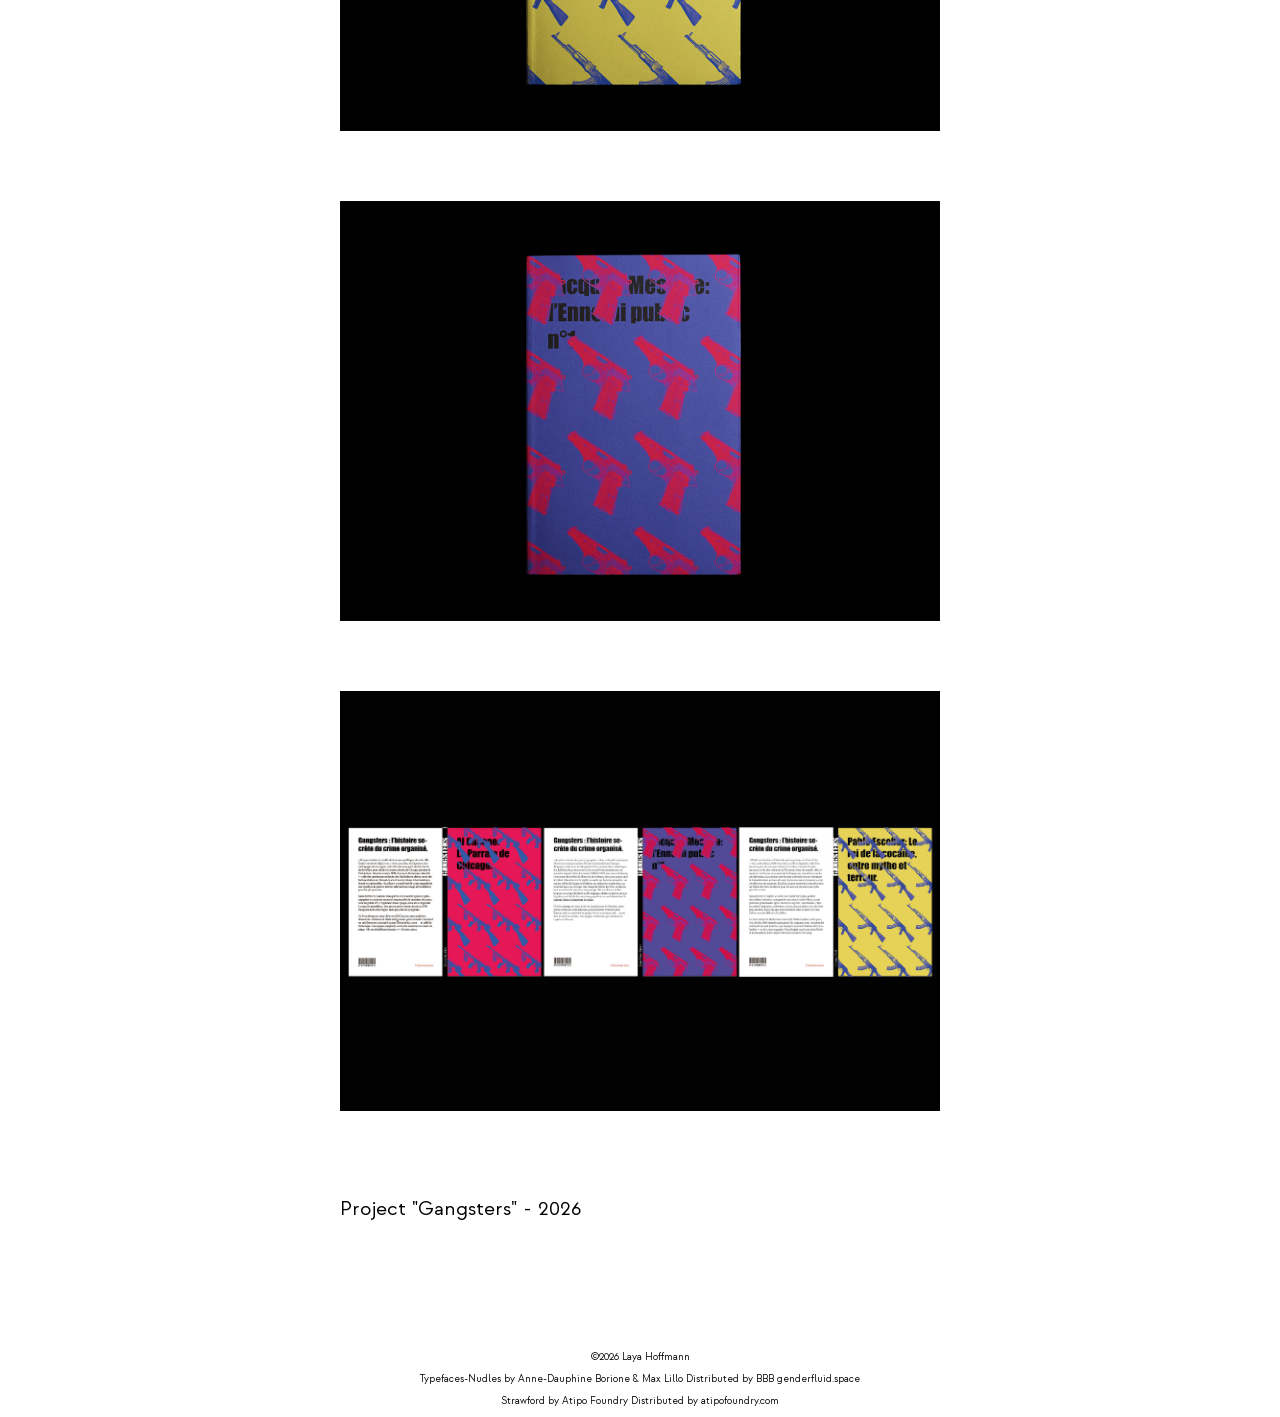
<file: gangster.html>
<!DOCTYPE html>
<html lang="en">
<head>
    <meta charset="UTF-8">
    <meta name="viewport" content="width=device-width, initial-scale=1.0">
    <title>Gangsters</title>
    <link rel="stylesheet" href="style.css">
    <link rel="shortcut icon" href="img/icon-site.svg" type="image/x-icon">
</head>

<body>
     <header>
        <h1>Laya.H<span class="cadegage">offmann</span> <span class="taille">Portfolio</span></h1>
        <a href="MENU.html" class="button">MENU</a>
    </header>
    <main>
        <div class="bandeau"> 
        <img src="img/gangsters/gangster.jpg" alt="livre gangster">
        </div>

        <div class="grid">
            <div>
            <p class="sous-titre">Gangsters</p>
            <p>
            Creation of a first and fourth cover for a
            collection of fictional books on the theme of Gangsters.
            Each book retraces the journey of a <span>mythical gangster</span>
            by analyzing from his childhood, to the consequences of his actions.    
            </p>
            <p>
            The objective of this project is to communicate the 
            <span>scary side of the gangster without going into sensationalism.</span>    
            </p>
            </div>
            <img src="img/gangsters/gangsters2.jpg" alt="livre">
        </div>
        <div class="grid">
            <img src="img/gangsters/gangsters3.jpg" alt="livre2">
            <img src="img/gangsters/gangsters4.jpg" alt="livre3">
            <img src="img/gangsters/gangsters5.jpg" alt="fichier">
        </div>

    
        <div class="grid">
            <p>Project "Gangsters" - 2026</p>
        </div>


    </main>
    <footer class="footer">
        <div>
        <p class="margin">©2026 Laya Hoffmann</p>
        <p class="margin">Typefaces-Nudles by Anne-Dauphine Borione & Max Lillo Distributed by BBB genderfluid.space</p>
        <p class="margin">Strawford by Atipo Foundry Distributed by atipofoundry.com</p>
        </div>
    </footer>
</body>
</file>
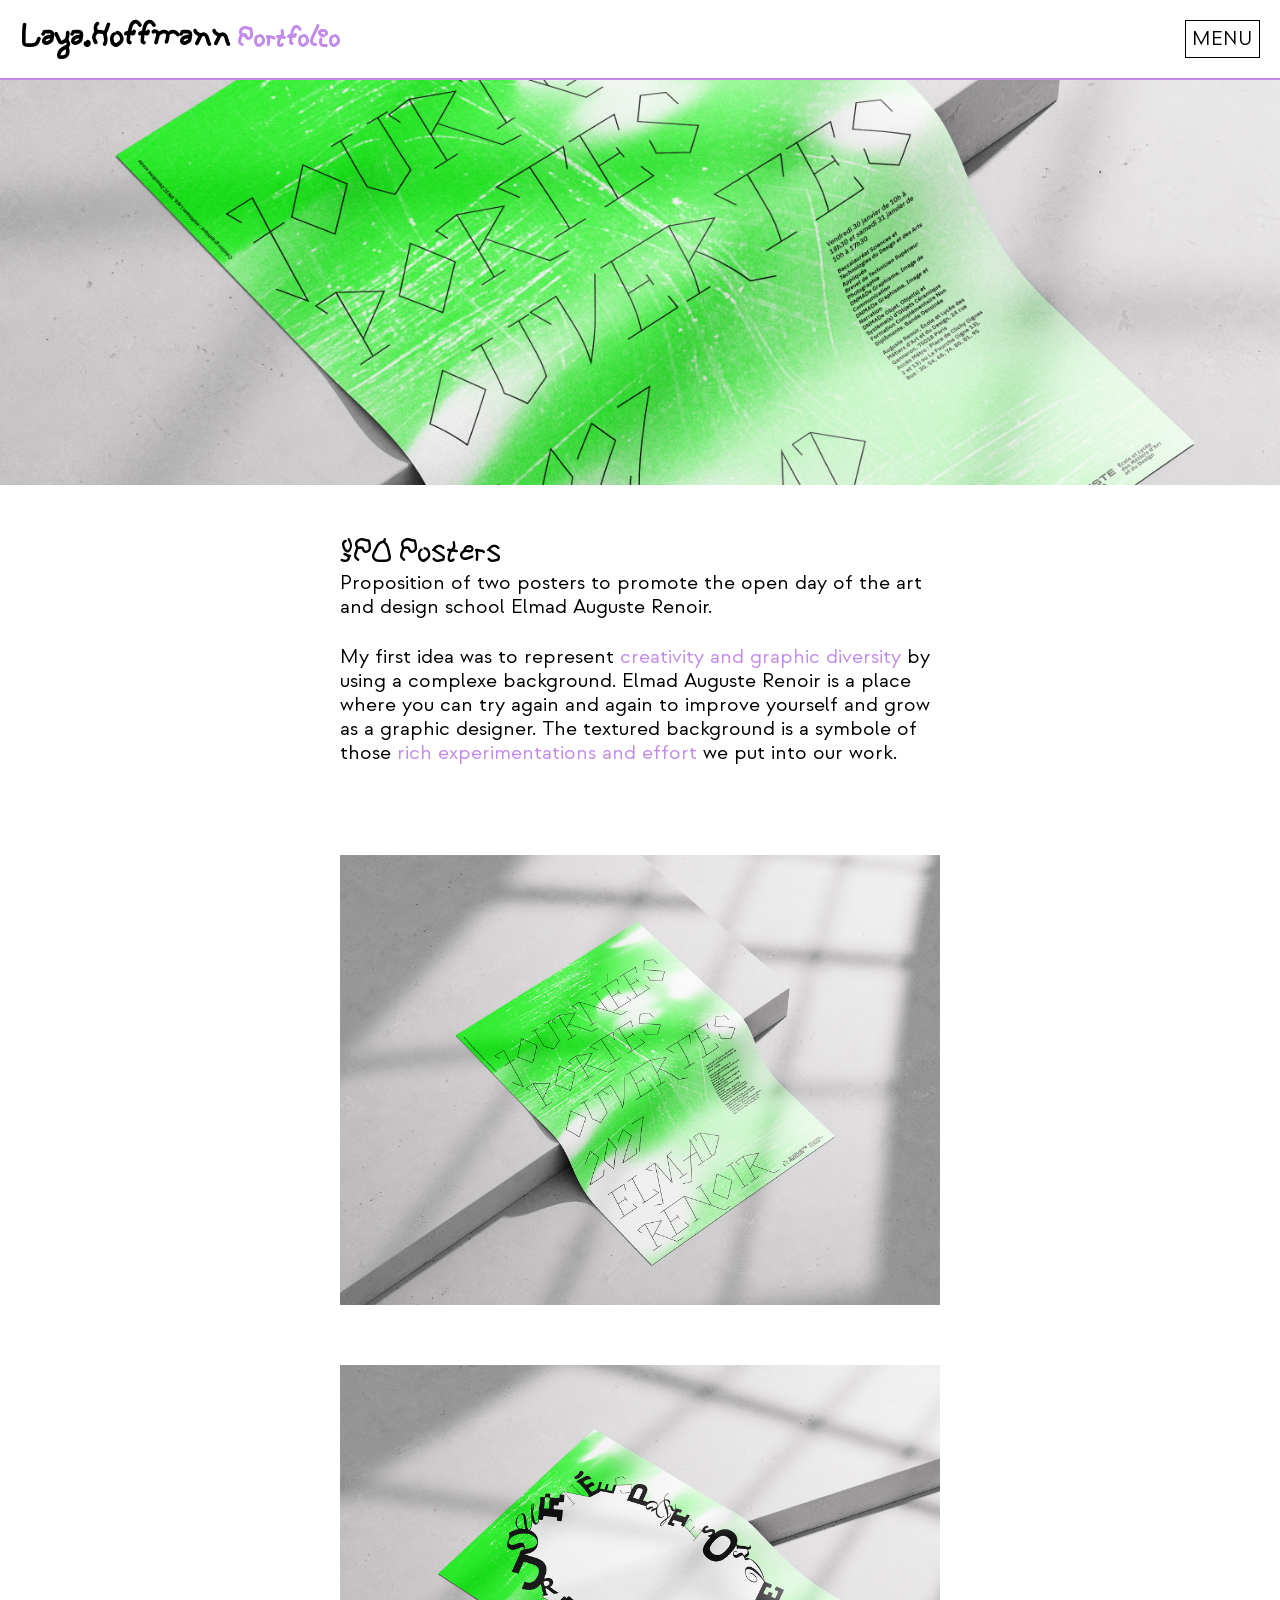
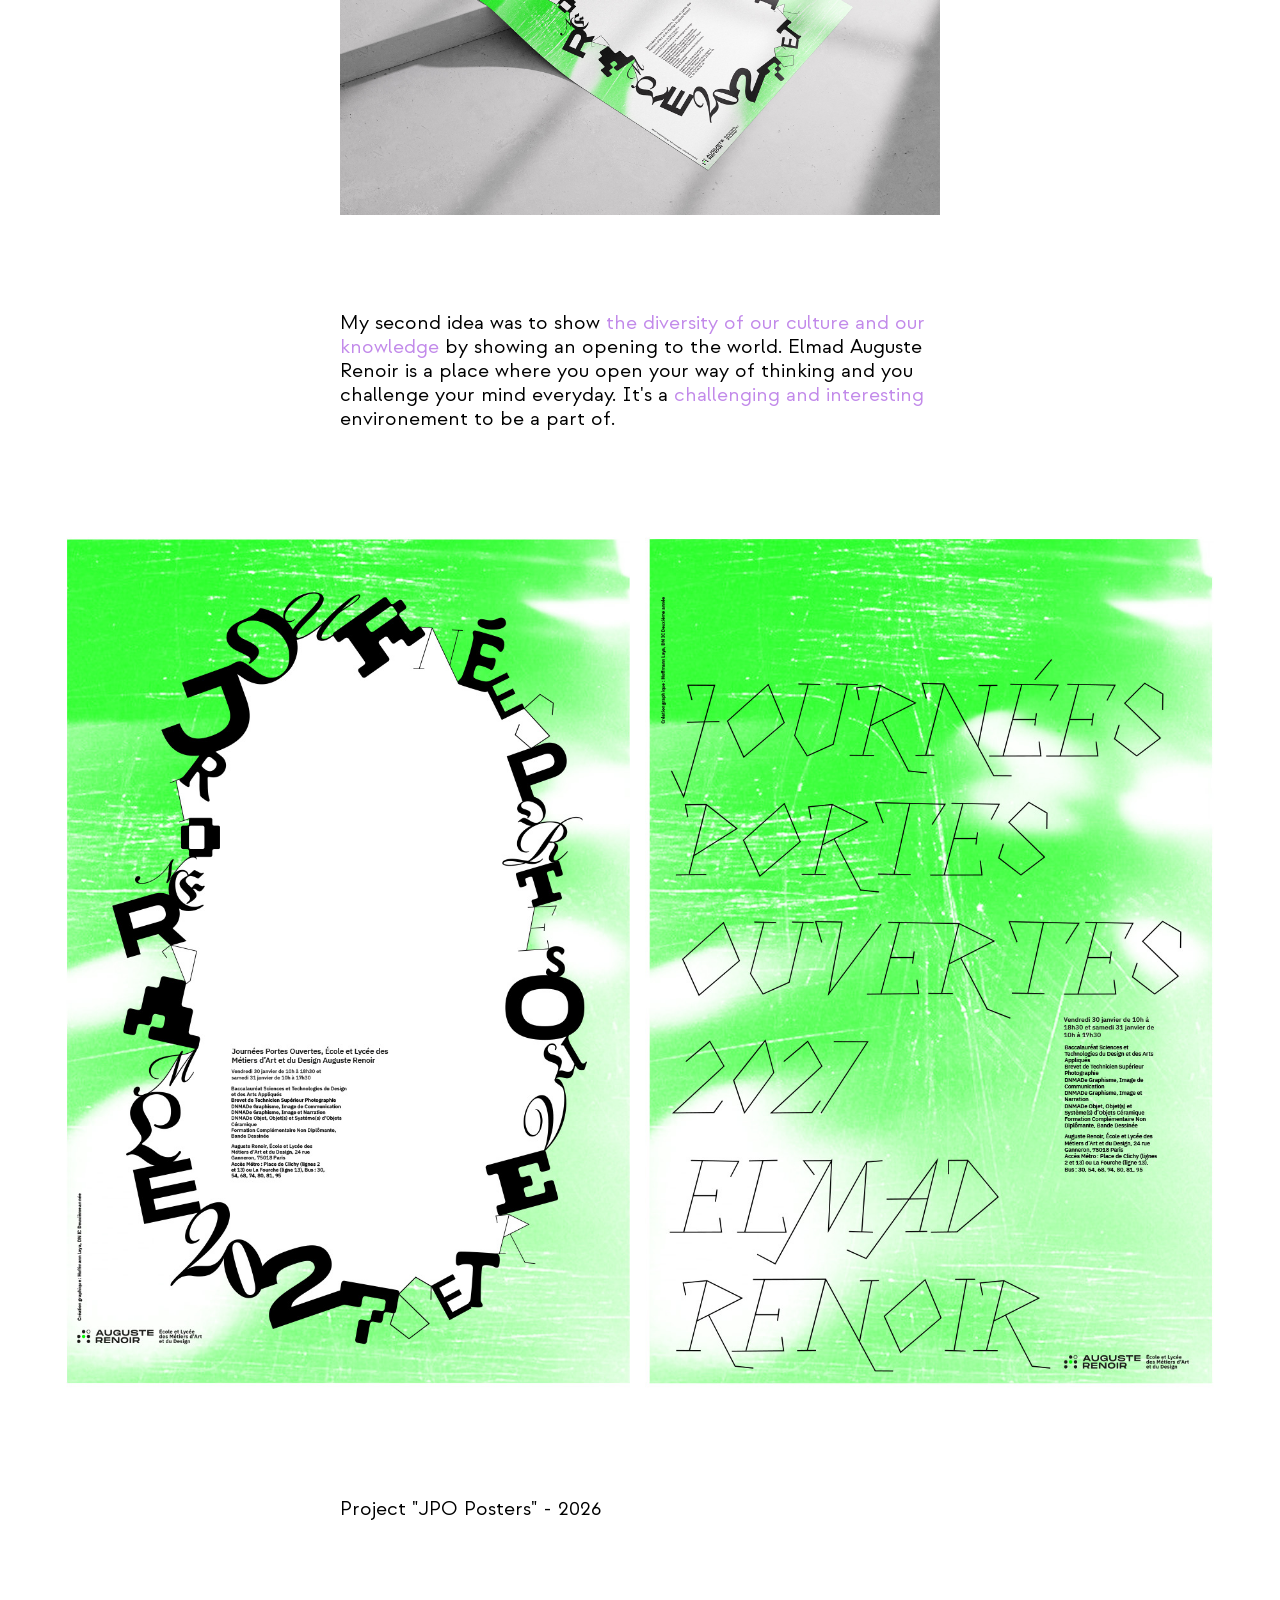
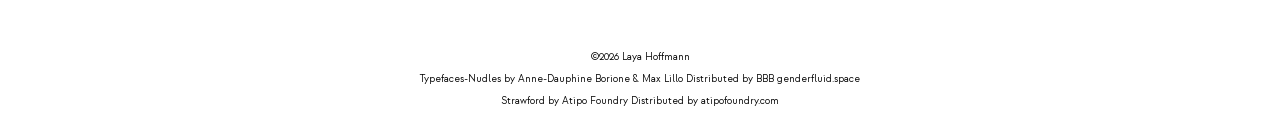
<file: jpo.html>
<!DOCTYPE html>
<html lang="en">
<head>
    <meta charset="UTF-8">
    <meta name="viewport" content="width=device-width, initial-scale=1.0">
    <title>JPO posters</title>
    <link rel="stylesheet" href="style.css">
    <link rel="shortcut icon" href="img/icon-site.svg" type="image/x-icon">
</head>

<body>
     <header>
        <h1>Laya.H<span class="cadegage">offmann</span> <span class="taille">Portfolio</span></h1>
        <a href="MENU.html" class="button">MENU</a>
    </header>
    <main>
        <div class="bandeau"> 
        <img src="img/jpo/jpo5.jpg" alt="livre gangster">
        </div>

        <div class="grid">
            <div>
            <p class="sous-titre">JPO Posters</p>
            <p>
            Proposition of two posters to promote the open day of the art and design school Elmad Auguste Renoir.   
            </p>
            <p>
            My first idea was to represent <span>creativity and graphic diversity</span> by using a complexe background. 
            Elmad Auguste Renoir is a place where you can try again and again to improve yourself and grow as a graphic designer. The textured background is a symbole of 
            those <span>rich experimentations and effort</span> we put into our work.     
            </p>
            </div>
            <img src="img/jpo/jpo1.jpg" alt="affiche jpo">
        </div>
        <div class="grid">
            <img src="img/jpo/jpo2.jpg" alt="affiche jpo">
            <p>
            My second idea was to show <span>the diversity of our culture and our knowledge</span> by showing an opening to the world. 
            Elmad Auguste Renoir is a place where you open your way of thinking and you challenge your mind everyday. It's a <span>challenging and 
            interesting</span> environement to be a part of.       
            </p>
        </div>

        <img src="img/jpo/jpo3.jpg" alt="fichier">

    
        <div class="grid">
            <p>Project "JPO Posters" - 2026</p>
        </div>


    </main>
    <footer class="footer">
        <div>
        <p class="margin">©2026 Laya Hoffmann</p>
        <p class="margin">Typefaces-Nudles by Anne-Dauphine Borione & Max Lillo Distributed by BBB genderfluid.space</p>
        <p class="margin">Strawford by Atipo Foundry Distributed by atipofoundry.com</p>
        </div>
    </footer>
</body>
</file>
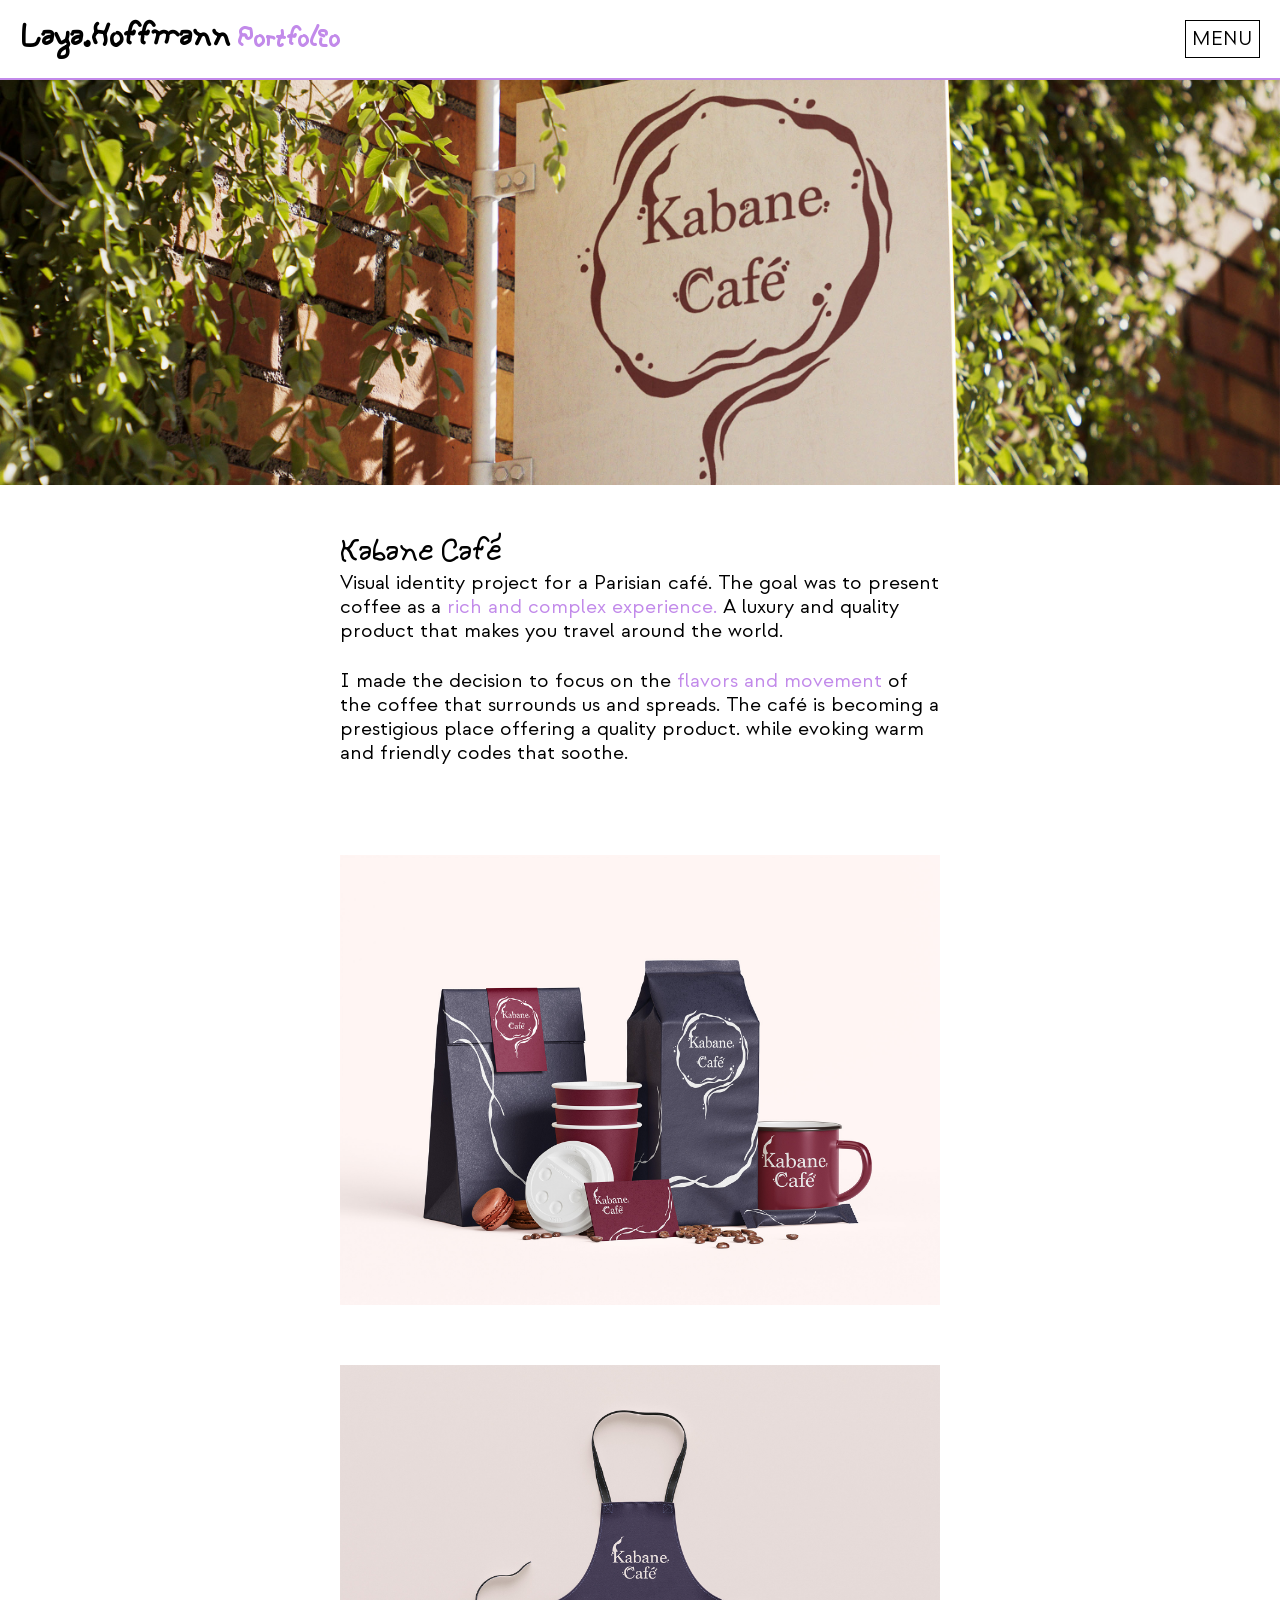
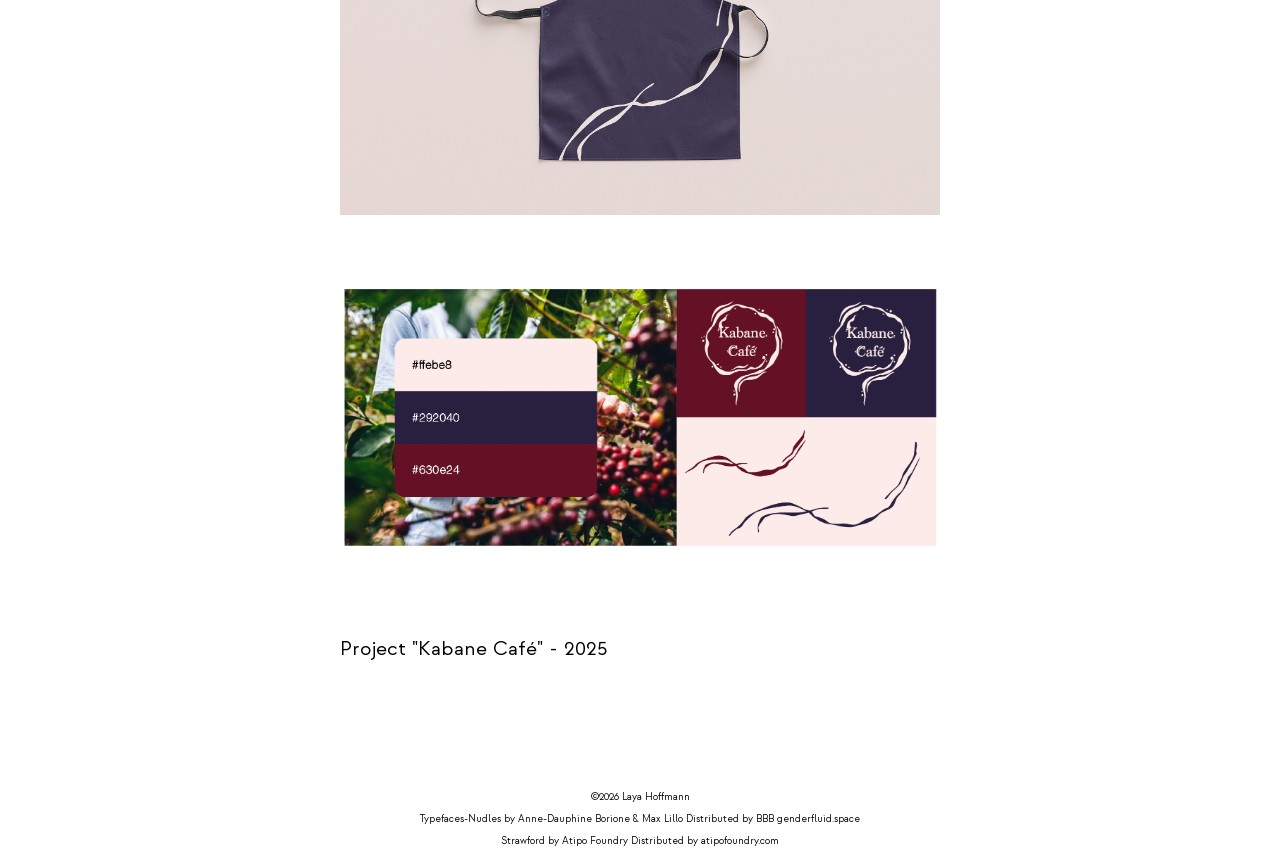
<file: kabanecafe.html>
<!DOCTYPE html>
<html lang="en">
<head>
    <meta charset="UTF-8">
    <meta name="viewport" content="width=device-width, initial-scale=1.0">
    <title>Kabane Café</title>
    <link rel="stylesheet" href="style.css">
    <link rel="shortcut icon" href="img/icon-site.svg" type="image/x-icon">
</head>

<body>
     <header>
        <h1>Laya.H<span class="cadegage">offmann</span> <span class="taille">Portfolio</span></h1>
        <a href="MENU.html" class="button">MENU</a>
    </header>
    <main>
        <div class="bandeau"> 
        <img src="img/kabane-cafe/kabane-bandeau.jpg" alt="enseigne café">
        </div>

        <div class="grid">
            <div>
            <p class="sous-titre">Kabane Café</p>
            <p>
                Visual identity project for a Parisian café.
                The goal was to present coffee as a <span>rich
                and complex experience.</span> A luxury and quality product that makes you travel around the world.    
            </p>
            <p>
                I made the decision to focus on the <span>flavors and
                movement</span> of the coffee that surrounds us and spreads.
                The café is becoming a prestigious place offering a quality product.
                while evoking warm and friendly codes that
                soothe. 
            </p>
            </div>
            <img src="img/kabane-cafe/kabanecafe2.jpg" alt="set de café">
        </div>

        <div class="grid">
            <img src="img/kabane-cafe/kabanecafe3.jpg" alt="mockup tablier">
            <img src="img/kabane-cafe/kabanecafe4.png" alt="planche charte graphique">
        </div>
        

        <div class="grid">
            <p>Project "Kabane Café" - 2025</p>
        </div>


    </main>
    <footer class="footer">
        <div>
        <p class="margin">©2026 Laya Hoffmann</p>
        <p class="margin">Typefaces-Nudles by Anne-Dauphine Borione & Max Lillo Distributed by BBB genderfluid.space</p>
        <p class="margin">Strawford by Atipo Foundry Distributed by atipofoundry.com</p>
        </div>
    </footer>
</body>
</file>
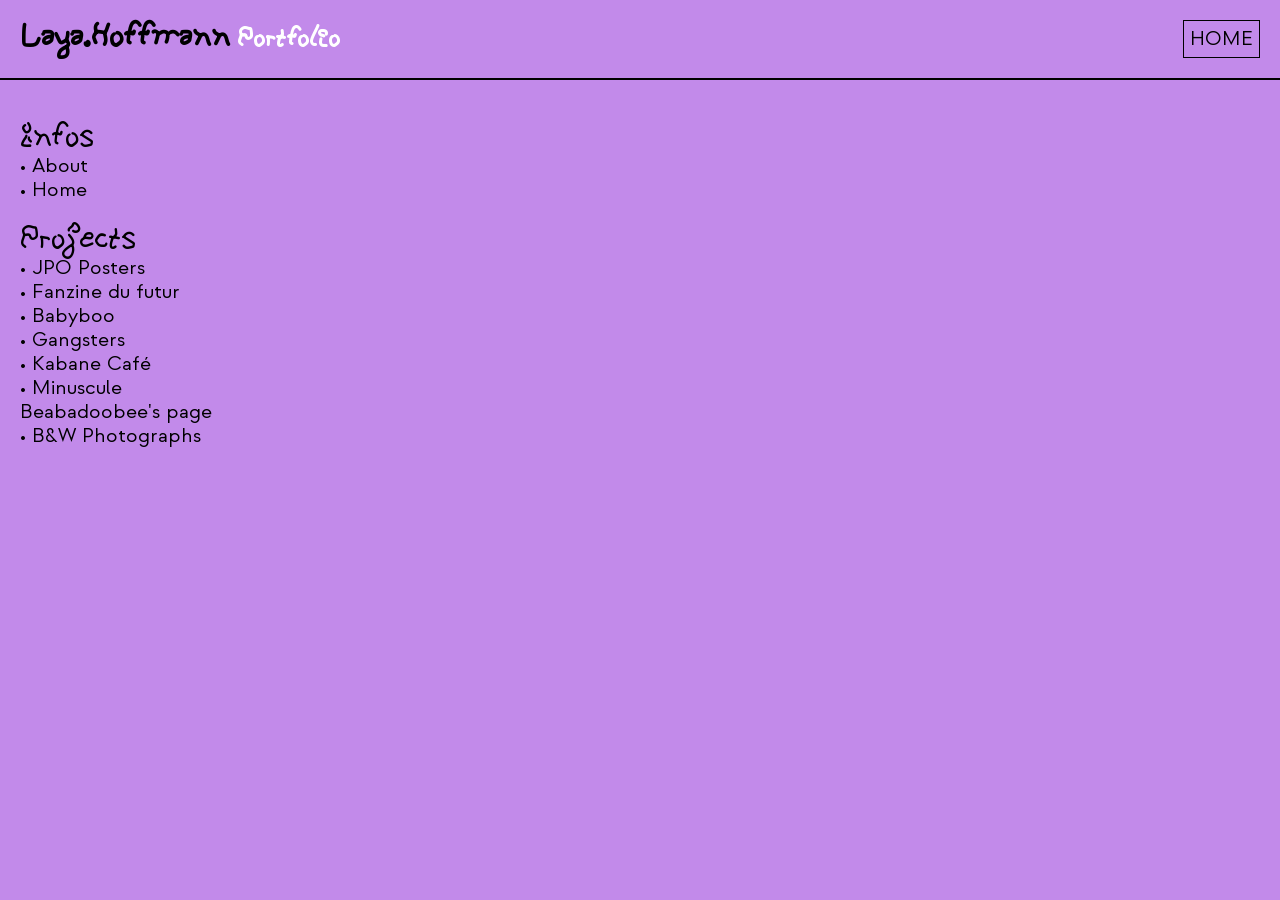
<file: MENU.html>
<!DOCTYPE html>
<html lang="en">
<head>
    <meta charset="UTF-8">
    <meta name="viewport" content="width=device-width, initial-scale=1.0">
    <title>Laya Hoffmann Portfolio</title>
    <link rel="stylesheet" href="style.css">
    <link rel="shortcut icon" href="img/icon-site.svg" type="image/x-icon">
</head>

<body class="menu">

    <header class="border">
        <h1>Laya.H<span class="cadegage">offmann</span> <span class="taille2">Portfolio</span></h1>
        <a href="index.html" class="button2">HOME</a>
    </header>

    <main> 
        <div class="grid-menu">
            <p class="sous-titre">Infos</p>
            <br>
            <a class="lien" href="about.html">• About</a>
            <br>
            <a class="lien" href="index.html">• Home</a>
            <br>
            <p class="sous-titre">Projects</p>
            <br>
            <a class="lien" href="jpo.html">• JPO Posters</a>
            <br>
            <a class="lien" href="fanzine-futur.html">• Fanzine du futur</a>
            <br>
            <a class="lien" href="babyboo.html">• Babyboo</a>
            <br>
            <a class="lien" href="gangster.html">• Gangsters</a>
            <br>
            <a class="lien" href="kabanecafe.html">• Kabane Café</a>
            <br>
            <a class="lien" href="minuscule.html">• Minuscule</a>
            <br>
            <a href="bea.html">Beabadoobee's page</a>
            <br>
            <a class="lien" href="photo.html">• B&W Photographs</a>    
        </div>       

    </main>
</body>
</file>
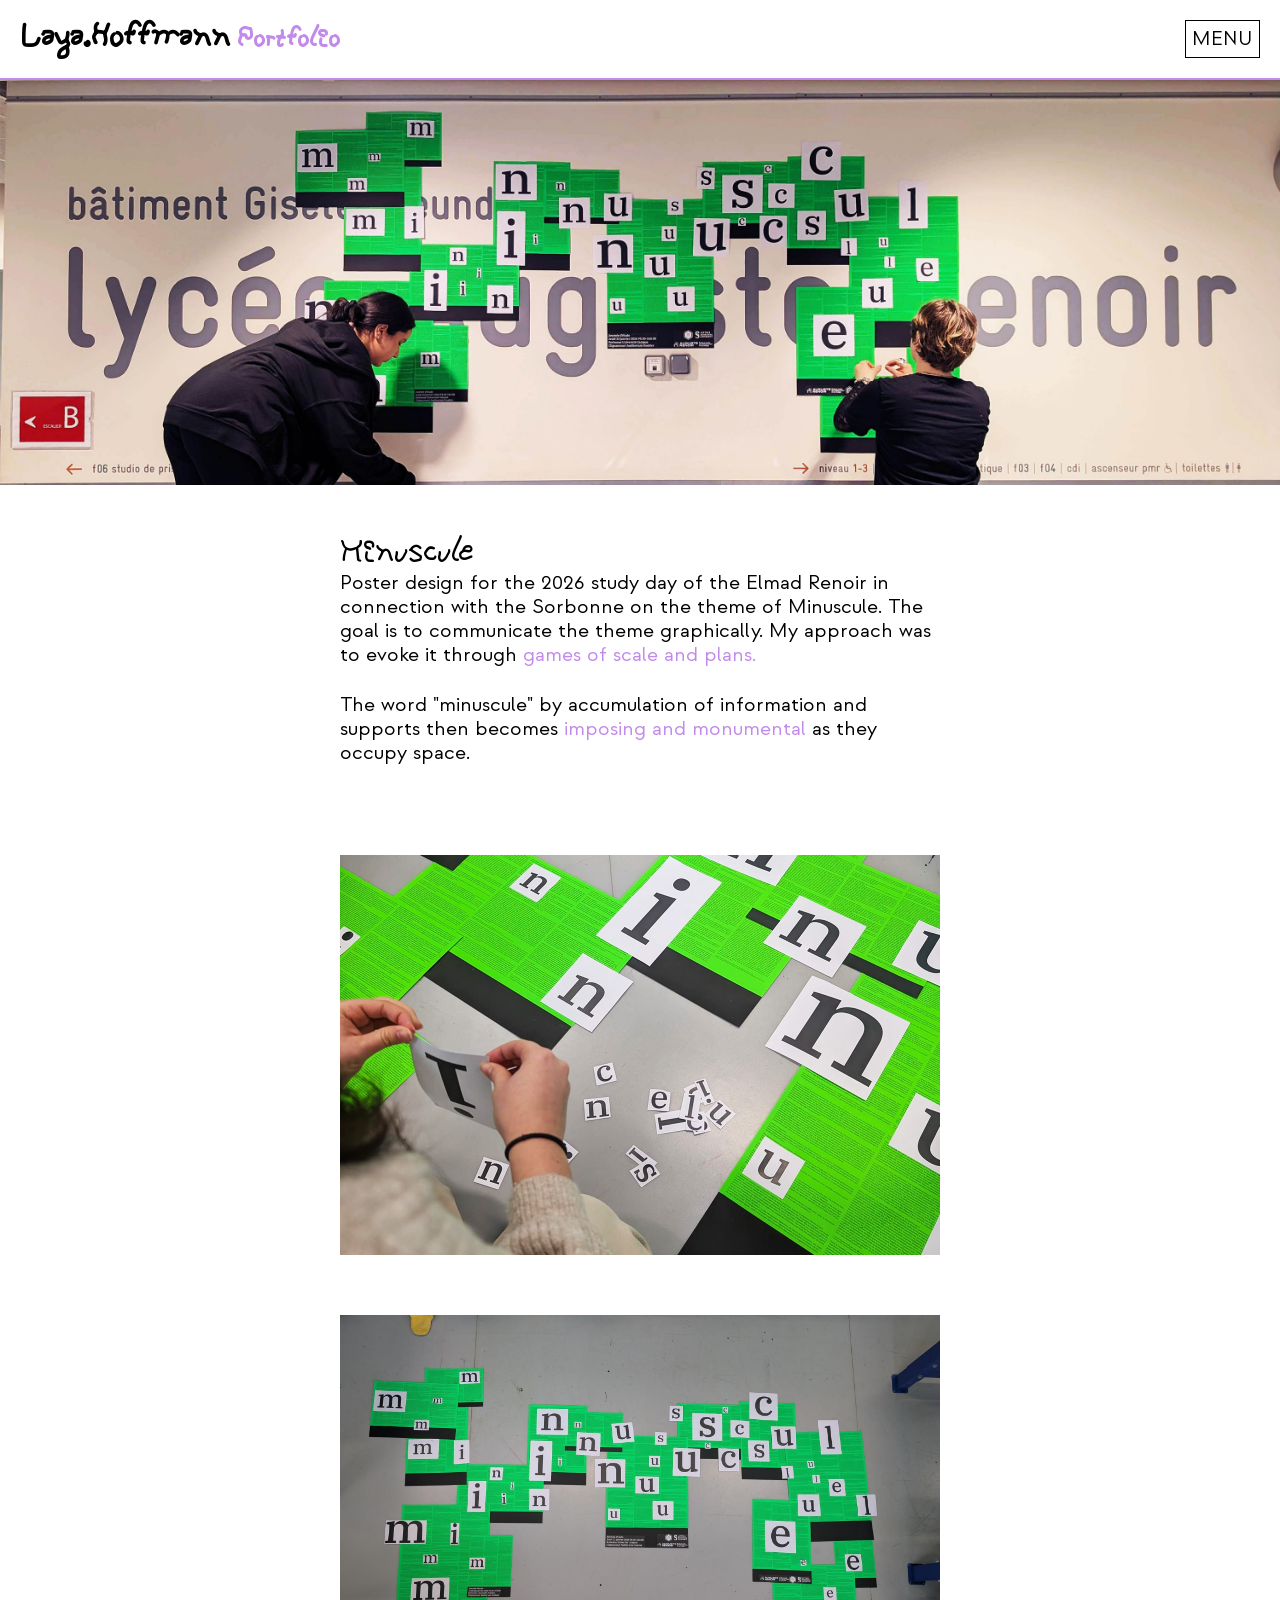
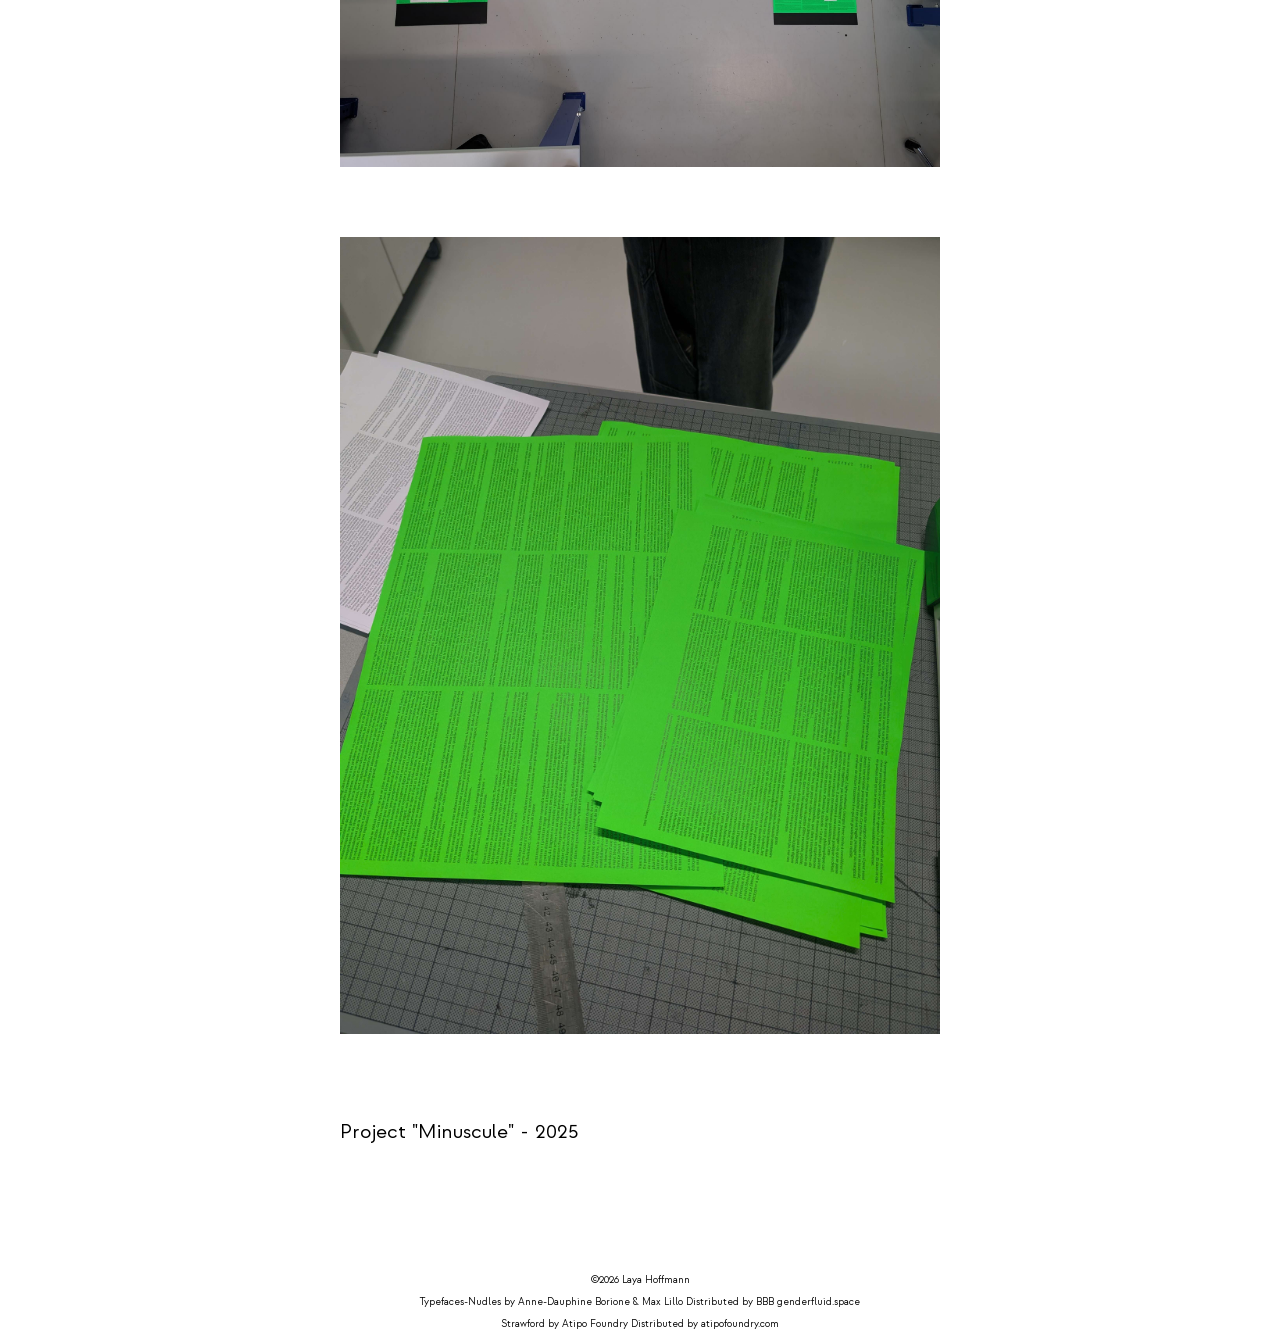
<file: minuscule.html>
<!DOCTYPE html>
<html lang="en">
<head>
    <meta charset="UTF-8">
    <meta name="viewport" content="width=device-width, initial-scale=1.0">
    <title>Minuscule</title>
    <link rel="stylesheet" href="style.css">
    <link rel="shortcut icon" href="img/icon-site.svg" type="image/x-icon">
</head>

<body>
     <header>
        <h1>Laya.H<span class="cadegage">offmann</span> <span class="taille">Portfolio</span></h1>
        <a href="MENU.html" class="button">MENU</a>
    </header>
    <main>
        <div class="bandeau"> 
        <img src="img/minuscule/minuscule-bandeau.jpg" alt="collage">
        </div>

        <div class="grid">
            <div>
            <p class="sous-titre">Minuscule</p>
            <p>
            Poster design for the 2026 study day of the Elmad
            Renoir in connection with the Sorbonne on the theme of Minuscule.
            The goal is to communicate the theme graphically.
            My approach was to evoke it through <span>games of scale and
            plans.</span>    
            </p>
            <p>
            The word "minuscule" by accumulation of information and
            supports then becomes <span>imposing and monumental</span> as they occupy
            space.    
            </p>
            </div>
            <img src="img/minuscule/minuscule1.jpg" alt="Minuscule">
        </div>

        <div class="grid">
            <img src="img/minuscule/minuscule3.jpg" alt="maquette">
            <img src="img/minuscule/minuscule4.jpg" alt="fond">
        </div>


        <div class="grid">
            <p>Project "Minuscule" - 2025</p>
        </div>


    </main>
    <footer class="footer">
        <div>
        <p class="margin">©2026 Laya Hoffmann</p>
        <p class="margin">Typefaces-Nudles by Anne-Dauphine Borione & Max Lillo Distributed by BBB genderfluid.space</p>
        <p class="margin">Strawford by Atipo Foundry Distributed by atipofoundry.com</p>
        </div>
    </footer>
</body>
</file>
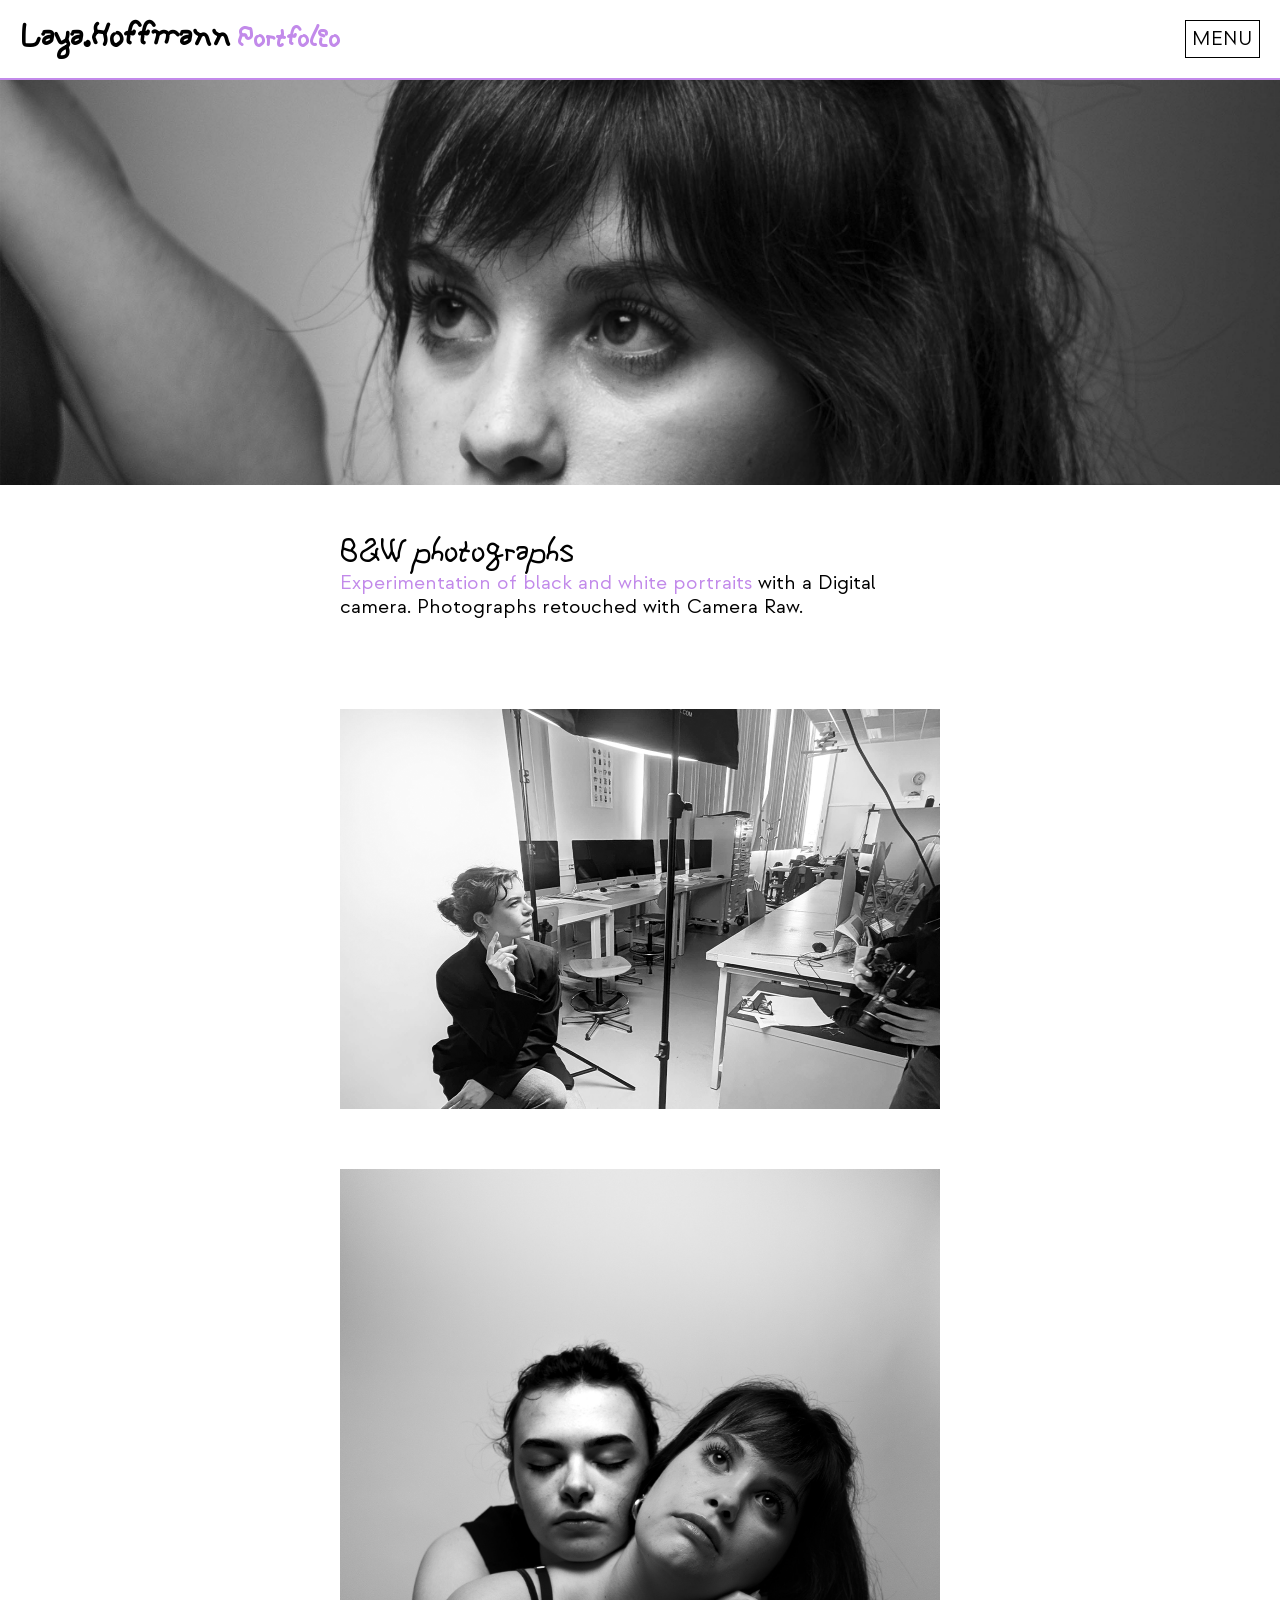
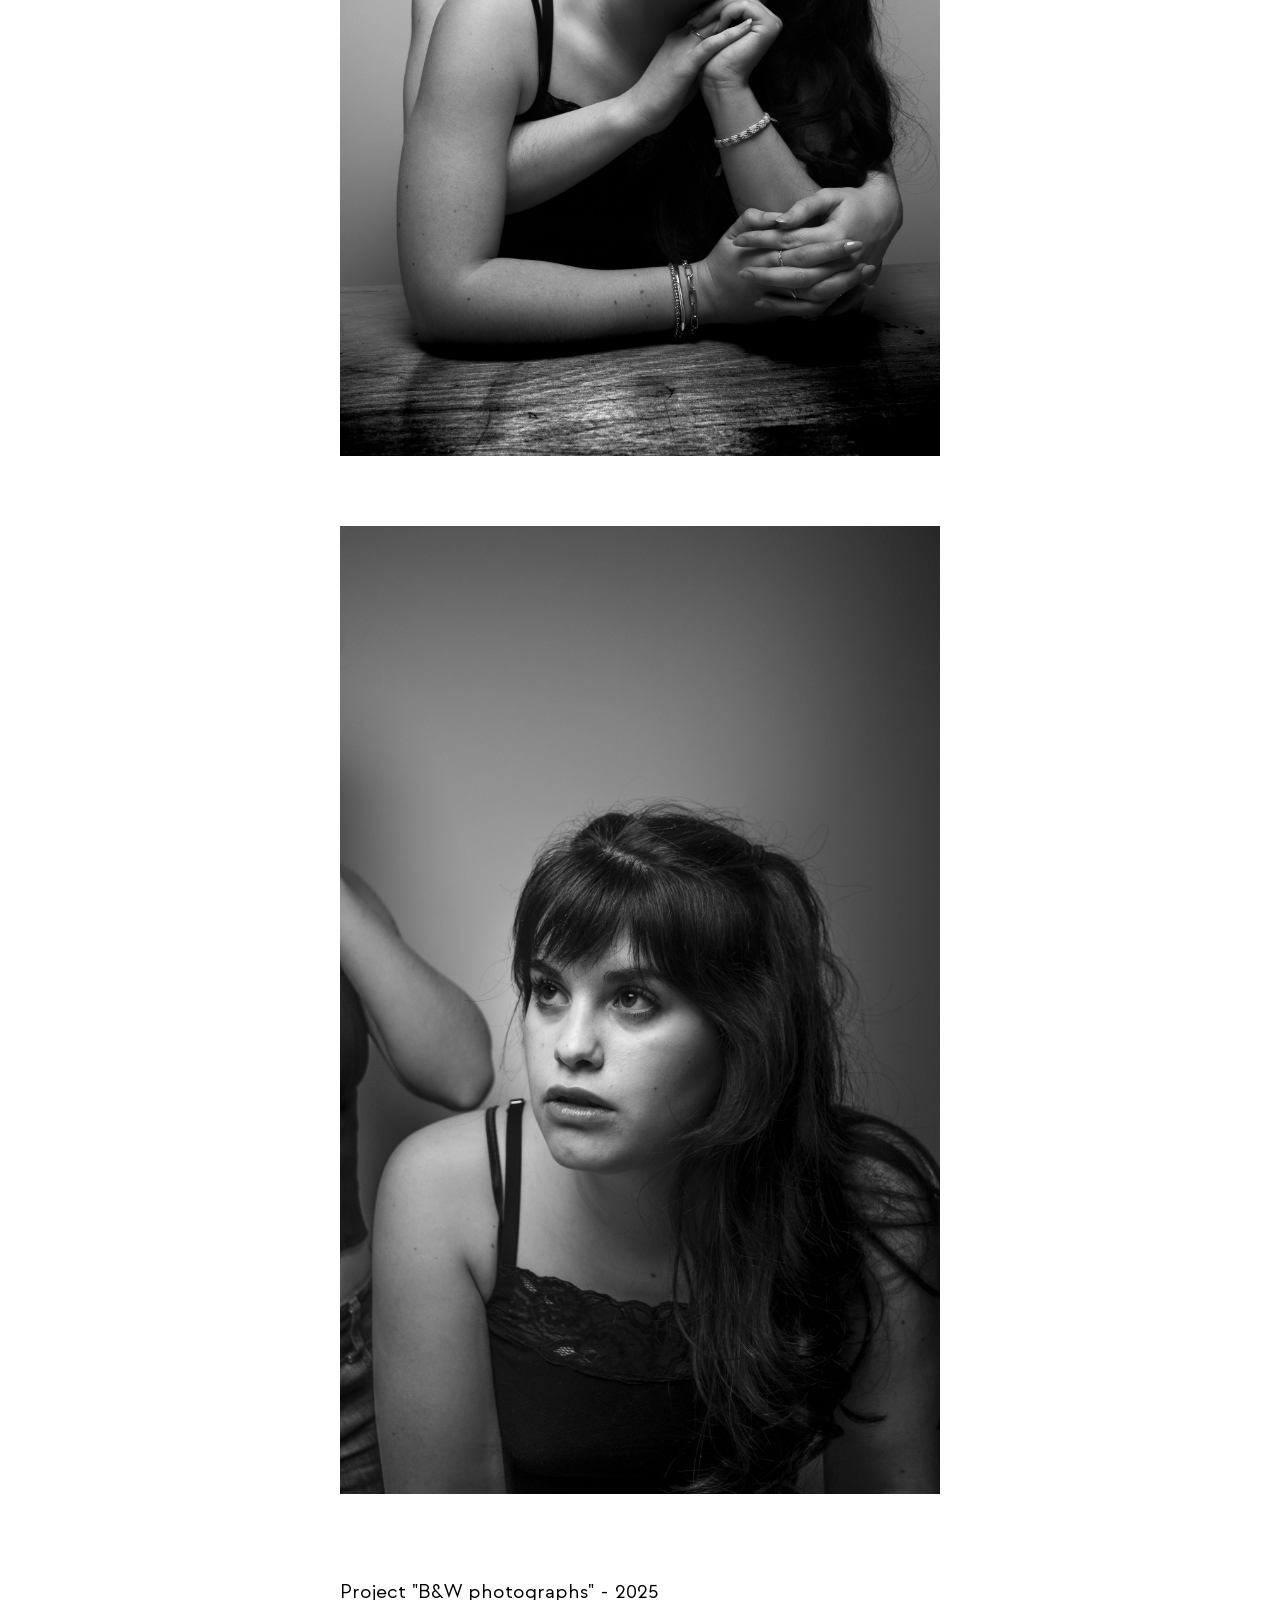
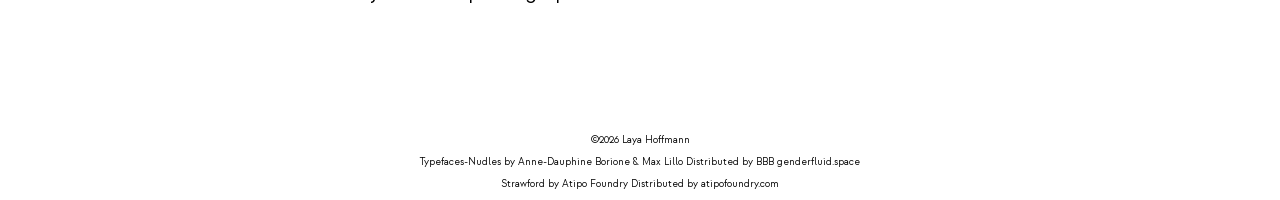
<file: photo.html>
<!DOCTYPE html>
<html lang="en">
<head>
    <meta charset="UTF-8">
    <meta name="viewport" content="width=device-width, initial-scale=1.0">
    <title>B&W photographs</title>
    <link rel="stylesheet" href="style.css">
    <link rel="shortcut icon" href="img/icon-site.svg" type="image/x-icon">
</head>

<body>
     <header>
        <h1>Laya.H<span class="cadegage">offmann</span> <span class="taille">Portfolio</span></h1>
        <a href="MENU.html" class="button">MENU</a>
    </header>
    <main>
        <div class="bandeau"> 
        <img src="img/photo/photo-bandeau.jpg" alt="photo noir et blanc">
        </div>

        <div class="grid">
            <div>
            <p class="sous-titre">B&W photographs</p>
            <p>
            <span>Experimentation of black and white portraits</span> with a Digital camera. Photographs retouched with Camera Raw.    
            </p>
            </div>
            <img src="img/photo/photo3.jpg" alt="photo">
        </div>
        <div class="grid">
            <img src="img/photo/photo1.jpg" alt="photo1">
            <img src="img/photo/photo2.jpg" alt="photo2">
        </div>

        <div class="grid">
            <p>Project "B&W photographs" - 2025</p>
        </div>


    </main>
    <footer class="footer">
        <div>
        <p class="margin">©2026 Laya Hoffmann</p>
        <p class="margin">Typefaces-Nudles by Anne-Dauphine Borione & Max Lillo Distributed by BBB genderfluid.space</p>
        <p class="margin">Strawford by Atipo Foundry Distributed by atipofoundry.com</p>
        </div>
    </footer>
</body>
</file>
<file: style.css>
/*INTEGRATION TYPOS*/
@font-face {
font-family: nudles;
src: url("font/Nudles-Bold.woff2") format("woff2");
}

@font-face {
font-family: strawford;
src: url("font/strawford-regular-webfont.woff2") format("woff2");
}


/*CSS BALISES*/
body{
    background-color: rgb(255, 255, 255);
    color: rgb(0, 0, 0);
    font-family: strawford;
    font-size: 20px;
    max-width: 1900px; 
    margin: 0 auto;
    padding: 0px;
}

header{
    display:grid;
    grid-template-columns: auto auto;
    justify-content: space-between;
    align-items: top;
    padding: 20px;
    border-bottom: 2px solid rgb(194, 138, 234);
    height: 38px;    
}

img{
    width: 100%;
    height: auto;
    display: block;
}

/*liens*/
a{
    color: rgb(0, 0, 0);
    margin: 0;
    text-decoration: none;
}

h1{
    font-family: nudles;
    font-size: 30px;
    margin: 0;
}

span{
    color: #c28aea;
}

p{
    color:#000000;
    margin-top: 26px;
}


/*CSS CLASS*/

.margin{
    margin-top: 0;
}
.violet{
    color: #c28aea;
}
.taille{
    font-size: 25px;
    color: #c28aea;
}

.taille2{
    font-size: 25px;
    color: #ffffff;
}

/*ce qui n'est pas affiché sur mobile*/
.cadegage{
    color: #000000;
}

.sous-titre{
    font-size: 30px;
    font-family: nudles;
    margin-top: 20px;
    margin-bottom: 0;
    height:10px;
}

.grid{
    background-color: rgb(255, 255, 255);
    display: grid;
    grid-template-columns: repeat(auto-fill, 600px);
    justify-content: center;
    gap: 70px;
    padding: 30px;
}

.grid2 {
        grid-template-columns: 1fr; 
        padding: 30px;
        align-items: center;
        
}

.gridbutton{
    gap: 15px;
    display: grid;
    grid-template-columns: repeat(auto-fill, 100px);
}

.grid-menu{
    background-color: rgba(255, 255, 255, 0);
    padding: 20px;
}

.grid-projet{
    background-color: rgb(255, 255, 255);
    display: grid;
    grid-template-columns: repeat(auto-fill, 300px);
    justify-content: center;
    gap: 20px;
    padding: 30px;
}

/*bouton avant qu'on clique*/
.button{
    color: rgb(0, 0, 0);
    padding: 6px;
    text-decoration: none;
    border: 1px solid rgb(0, 0, 0);
    transition: 0.5s background;
    align-items: center;
}

.button2{
    color: rgb(0, 0, 0);
    padding: 6px;
    text-decoration: none;
    border: 1px solid rgb(0, 0, 0);
    transition: 0.5s background;
    align-items: center;
}

.button3{
    color: rgb(0, 0, 0);
    padding: 6px;
    text-decoration: none;
    border: 1px solid rgb(0, 0, 0);
    transition: 0.5s background;
    align-items: center;
    height: 25px;
    width: 30px;
}

/*bouton quand on clique*/
.button:hover{
    color: rgb(255, 255, 255);
    background-color: #c28aea;
    padding: 6px;
    text-decoration: none;
    border: 1px solid rgb(194, 138, 234);
}

.button2:hover{
    color: rgb(255, 255, 255);
    background-color: rgb(194, 138, 234);
    padding: 6px;
    text-decoration: none;
    border: 1px solid rgb(255, 255, 255);
}

.button3:hover{
    color: rgb(255, 255, 255);
    background-color: rgb(194, 138, 234);
    padding: 6px;
    text-decoration: none;
    border: 1px solid rgb(255, 255, 255);
}

.lien{
    color: #000000;
}

.lien:hover{
    color: #ffffff;
    transition: 0.5s background;
}

.menu{
    background-color: #c28aea;
}

.border{
    border-bottom: 2px solid rgb(0, 0, 0);
}


/*bandeau défilant (le contenant) */
.scrolling-text-container {  
    width: 100%;
    height: 40px;
    background: rgb(255, 255, 255);
    overflow: hidden; /*pour pas qu'on voit la fin*/
    display: flex; /*devient parent du texte*/
    align-items: center; 
    position: relative; /*pour pouvoir déplacer le texte*/
    color: rgb(194, 138, 234); 
    margin-bottom: 50px;
    border-top: 2px solid rgb(194, 138, 234);
    border-bottom: 2px solid rgb(194, 138, 234); 

}

/*bandeau défilant (le contenu texte) */
.scrolling-text {  
    white-space: nowrap; /*pour rester sur une ligne*/
    display: inline-block;
    animation: scroll-left 60s linear infinite; /*amène à l'animation créée*/
    font-size: 25px; 
}

/*version gros (le contenant texte) */
.scrolling-text-container-big {
    width: 100%;
    height: 100px;
    background: rgb(255, 255, 255);
    overflow: hidden;
    display: flex;
    align-items: center;
    position: relative;
    color: rgb(194, 138, 234);
    margin-bottom: 50px;
    border: 1px solid #c28aea;

}

/*version gros (le contenu texte) */
.scrolling-text-big {
    white-space: nowrap;
    display: inline-block;
    animation: scroll-left 30s linear infinite;
    font-size: 70px; 
}

/*le hover des images*/
.item-grid{
            display: grid;
            height: 500px;
        }

.item-grid img{
            grid-column: 1/-1;
            grid-row: 1/-1;
}

.item-grid .fx {
            z-index: 9999;
            color:#000000;
            background: #ffffff00;
            margin: 0;
            opacity:0;
            transition: .4s;
            display: grid;
            align-items:center;
            justify-items: center;
            height: 400px;
}

.item-grid:hover .fx{
            opacity:1;
}

.footer{
    font-size: 10px;
    font-family: "strawford";
    margin-top: 80px;
    text-align: center;
    justify-content: center;
    margin-left: auto;
    margin-right: auto;
}


/*animation bandeau*/
@keyframes scroll-left { 
    0% { transform: translateX(0); }  /*fais commencer à gauche*/
    100% { transform: translateX(-50%); } /*défile vers la droite*/
}

/*adaptation mobile*/
@media (max-width: 600px) {
    .grid {
        grid-template-columns: 1fr; /*une seule colonne sur mobile*/
        gap: 20px; /*réduit l'espace entre les éléments*/
    }
    h1 {
        font-size: 30px; /*réduit la taille du titre sur mobile*/
    }
    h1 span {
        font-size: 25px; /*réduit la taille du sous-titre sur mobile*/
    }
    header {
        padding: 10px; /*réduit le padding du header sur mobile*/
        height: auto; /*ajuste la hauteur automatiquement sur mobile*/
    }
    .sous-titre {
    font-size: 25px;
    font-family: nudles;
    }

    .cadegage{
        display:none;
    
    }
    .item-grid .fx {
        height: 220px;
        background-color: rgba(255, 255, 255, 0);
    }
    .item-grid{
        height: auto;
    }
}

/*test-carroussel*/

.carousel {
    position: relative;
    width: 100%;
    max-width: 3000px;
    aspect-ratio: 3000 / 950;
    margin: 0 auto;
    overflow: hidden;/* cache les diapositives hors cadre */
  }

  .track { /*pour aligner les images*/
    display: flex;
    height: 100%;
    transition: transform .7s cubic-bezier(.65, 0, .35, 1);
  }

  .slide {
    flex: 0 0 100%;   
    position: relative;
    display: flex;
    align-items: center;
    background-size: cover;  
    background-position: center;
    color: #fff;
  }


  .slide:nth-child(1) { background-image: url("img/fanzine-futur/fanzine-bandeau.jpg"); }
  .slide:nth-child(2) { background-image: url("img/babyboo/babyboo-bandeau.jpg"); }
  .slide:nth-child(3) { background-image: url("img/gangsters/gangster.jpg");}
  .slide:nth-child(4) { background-image: url("img/kabane-cafe/kabane-bandeau.jpg");}
  .slide:nth-child(5) { background-image: url("img/photo/photo-bandeau.jpg");}
  .slide:nth-child(6) { background-image: url("img/minuscule/minuscule-bandeau.jpg");}

  
  .arrow {
    position: absolute;
    top: 50%;
    transform: translateY(-50%);
    width: 3.2em; height: 3.2em;
    border: 0;
    border-radius: 50%;
    background-color: #ffffff7b;
    color: #c28aea;
    font-size: clamp(.7rem, 1.2vw, 1.2rem);
    cursor: pointer;
  }
  .arrow:hover { background: #ffffffda; }
  .prev { left: 2%; }
  .next { right: 2%; }
  
  .arrow:focus-visible, .dot:focus-visible, .slide-text a:focus-visible {
    outline: 3px solid #ffd54a;
    outline-offset: 2px;
  }
</file>
